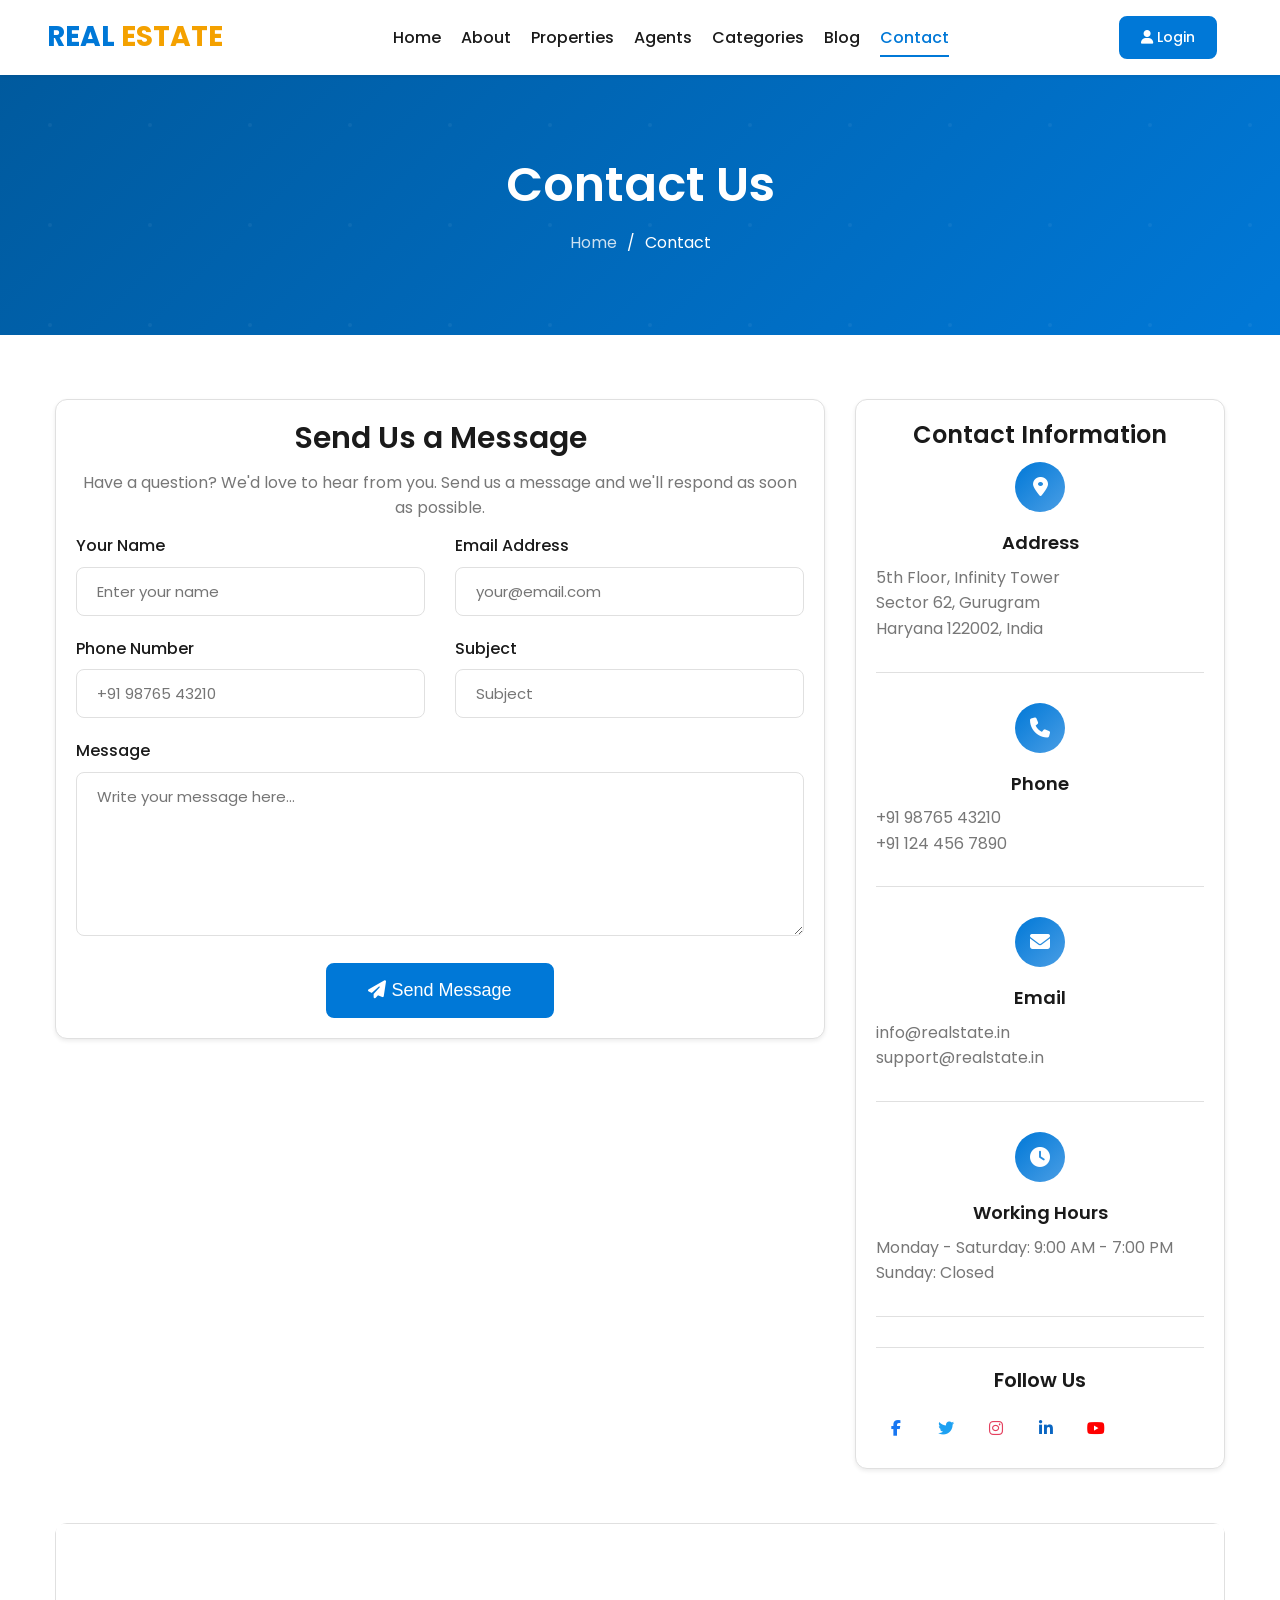
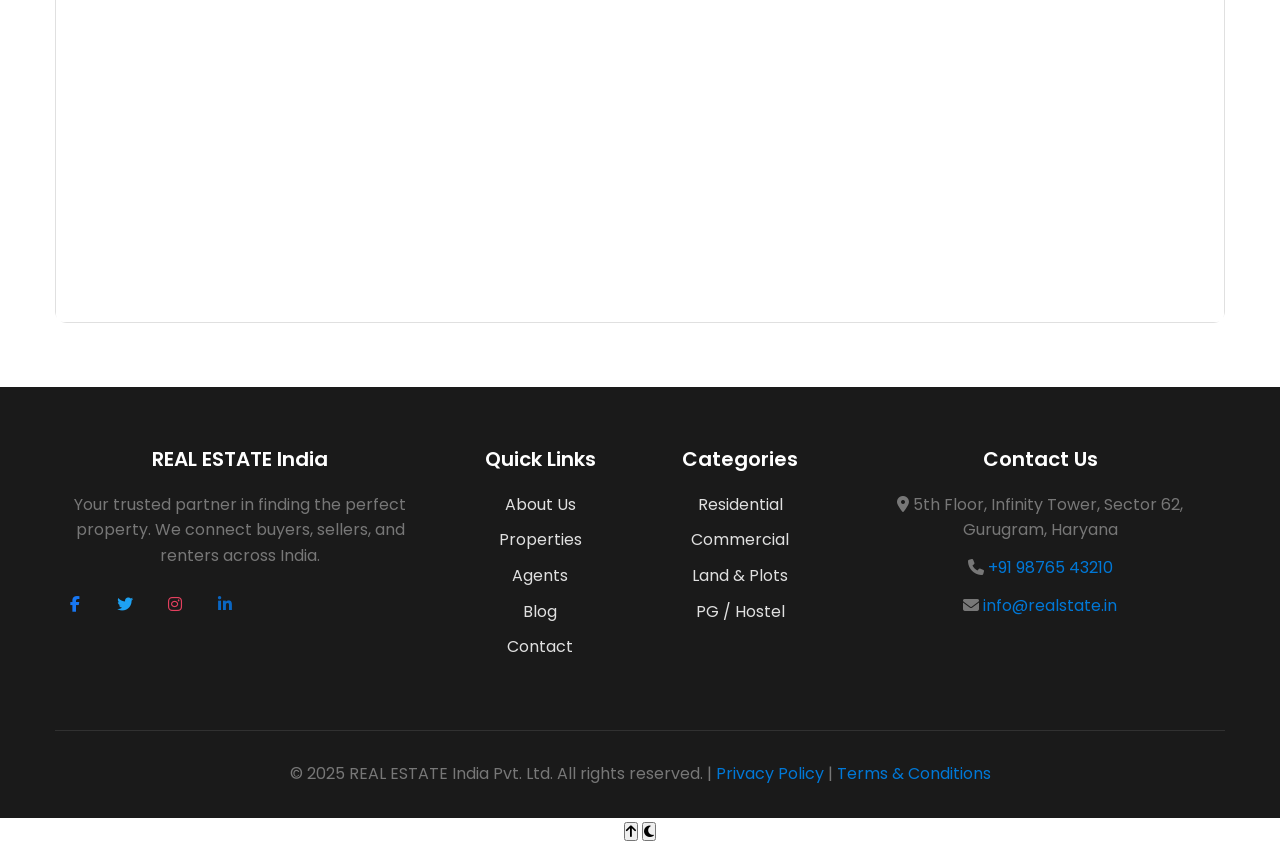
<file: contact.html>
<!DOCTYPE html>
<html lang="en">
<head>
    <meta charset="UTF-8">
    <meta name="viewport" content="width=device-width, initial-scale=1.0">
    <title>Contact Us - REAL ESTATE India</title>
    
    <link rel="preconnect" href="https://fonts.googleapis.com">
    <link href="https://fonts.googleapis.com/css2?family=Poppins:wght@300;400;500;600;700&display=swap" rel="stylesheet">
    <link rel="stylesheet" href="https://cdnjs.cloudflare.com/ajax/libs/font-awesome/6.4.0/css/all.min.css">
    <link rel="icon" type="image/svg+xml" href="assets/img/favicon.svg">
    <link rel="stylesheet" href="assets/css/style.css">
    <link rel="stylesheet" href="assets/css/layout.css">
    <link rel="stylesheet" href="assets/css/responsive.css">
</head>
<body>
    <!-- Header -->
    <header class="header">
        <div class="container">
            <nav class="navbar">
                <a href="index.html" class="logo" aria-label="REAL ESTATE India Home">REAL <span>ESTATE</span></a>
                
                <ul class="nav-menu">
                    <li><a href="index.html">Home</a></li>
                    <li><a href="about.html">About</a></li>
                    <li><a href="properties.html">Properties</a></li>
                    <li><a href="agents.html">Agents</a></li>
                    <li><a href="categories.html">Categories</a></li>
                    <li><a href="blog.html">Blog</a></li>
                    <li><a href="contact.html" class="active">Contact</a></li>
                </ul>
                
                <div class="nav-actions">
                    <a href="add-property.html" class="btn btn-outline-primary btn-sm d-none d-md-inline-block">
                        <i class="fas fa-plus"></i> Add Property
                    </a>
                    <a href="login.html" class="btn btn-primary btn-sm">
                        <i class="fas fa-user"></i> Login
                    </a>
                </div>
                
                <div class="menu-toggle">
                    <span></span>
                    <span></span>
                    <span></span>
                </div>
            </nav>
        </div>
    </header>

    <!-- Page Hero -->
    <div class="page-hero">
        <div class="container">
            <h1>Contact Us</h1>
            <ul class="breadcrumb">
                <li><a href="index.html">Home</a></li>
                <li>/</li>
                <li>Contact</li>
            </ul>
        </div>
    </div>

    <!-- Contact Section -->
    <section class="contact-section">
        <div class="container">
            <div class="row">
                <!-- Contact Form -->
                <div class="col-lg-8">
                    <div class="contact-form-wrapper card">
                        <div class="card-body">
                            <h3>Send Us a Message</h3>
                            <p>Have a question? We'd love to hear from you. Send us a message and we'll respond as soon as possible.</p>
                            
                            <form id="contactForm">
                                <div class="row">
                                    <div class="col-md-6">
                                        <div class="form-group">
                                            <label class="form-label">Your Name</label>
                                            <input type="text" name="name" class="form-control" placeholder="Enter your name" required>
                                        </div>
                                    </div>
                                    <div class="col-md-6">
                                        <div class="form-group">
                                            <label class="form-label">Email Address</label>
                                            <input type="email" name="email" class="form-control" placeholder="your@email.com" required>
                                        </div>
                                    </div>
                                </div>
                                
                                <div class="row">
                                    <div class="col-md-6">
                                        <div class="form-group">
                                            <label class="form-label">Phone Number</label>
                                            <input type="tel" name="phone" class="form-control" placeholder="+91 98765 43210">
                                        </div>
                                    </div>
                                    <div class="col-md-6">
                                        <div class="form-group">
                                            <label class="form-label">Subject</label>
                                            <input type="text" name="subject" class="form-control" placeholder="Subject">
                                        </div>
                                    </div>
                                </div>
                                
                                <div class="form-group">
                                    <label class="form-label">Message</label>
                                    <textarea name="message" class="form-control" rows="6" placeholder="Write your message here..." required></textarea>
                                </div>
                                
                                <button type="submit" class="btn btn-primary btn-lg">
                                    <i class="fas fa-paper-plane"></i> Send Message
                                </button>
                            </form>
                        </div>
                    </div>
                </div>

                <!-- Contact Info -->
                <div class="col-lg-4">
                    <div class="contact-info-box card">
                        <div class="card-body">
                            <h4>Contact Information</h4>
                            
                            <div class="contact-info-item">
                                <div class="contact-icon">
                                    <i class="fas fa-map-marker-alt"></i>
                                </div>
                                <div>
                                    <h5>Address</h5>
                                    <p>5th Floor, Infinity Tower<br>Sector 62, Gurugram<br>Haryana 122002, India</p>
                                </div>
                            </div>
                            
                            <div class="contact-info-item">
                                <div class="contact-icon">
                                    <i class="fas fa-phone"></i>
                                </div>
                                <div>
                                    <h5>Phone</h5>
                                    <p><a href="tel:+919876543210">+91 98765 43210</a><br>
                                    <a href="tel:+911244567890">+91 124 456 7890</a></p>
                                </div>
                            </div>
                            
                            <div class="contact-info-item">
                                <div class="contact-icon">
                                    <i class="fas fa-envelope"></i>
                                </div>
                                <div>
                                    <h5>Email</h5>
                                    <p><a href="mailto:info@realstate.in">info@realstate.in</a><br>
                                    <a href="mailto:support@realstate.in">support@realstate.in</a></p>
                                </div>
                            </div>
                            
                            <div class="contact-info-item">
                                <div class="contact-icon">
                                    <i class="fas fa-clock"></i>
                                </div>
                                <div>
                                    <h5>Working Hours</h5>
                                    <p>Monday - Saturday: 9:00 AM - 7:00 PM<br>Sunday: Closed</p>
                                </div>
                            </div>
                            
                            <div class="social-links-contact">
                                <h5>Follow Us</h5>
                                <div class="social-links">
                                    <a href="#"><i class="fab fa-facebook-f"></i></a>
                                    <a href="#"><i class="fab fa-twitter"></i></a>
                                    <a href="#"><i class="fab fa-instagram"></i></a>
                                    <a href="#"><i class="fab fa-linkedin-in"></i></a>
                                    <a href="#"><i class="fab fa-youtube"></i></a>
                                </div>
                            </div>
                        </div>
                    </div>
                </div>
            </div>
            
            <!-- Map -->
            <div class="contact-map mt-4">
                <div id="contactMap" class="property-map" data-lat="28.4595" data-lng="77.0266"></div>
            </div>
        </div>
    </section>

    <!-- Footer -->
    <footer class="footer">
        <div class="container">
            <div class="footer-top">
                <div class="row">
                    <div class="col-lg-4 col-md-6">
                        <div class="footer-widget">
                            <h4>REAL ESTATE India</h4>
                            <p>Your trusted partner in finding the perfect property. We connect buyers, sellers, and renters across India.</p>
                            <div class="social-links">
                                <a href="#"><i class="fab fa-facebook-f"></i></a>
                                <a href="#"><i class="fab fa-twitter"></i></a>
                                <a href="#"><i class="fab fa-instagram"></i></a>
                                <a href="#"><i class="fab fa-linkedin-in"></i></a>
                            </div>
                        </div>
                    </div>
                    
                    <div class="col-lg-2 col-md-6">
                        <div class="footer-widget">
                            <h4>Quick Links</h4>
                            <ul>
                                <li><a href="about.html">About Us</a></li>
                                <li><a href="properties.html">Properties</a></li>
                                <li><a href="agents.html">Agents</a></li>
                                <li><a href="blog.html">Blog</a></li>
                                <li><a href="contact.html">Contact</a></li>
                            </ul>
                        </div>
                    </div>
                    
                    <div class="col-lg-2 col-md-6">
                        <div class="footer-widget">
                            <h4>Categories</h4>
                            <ul>
                                <li><a href="properties.html?type=residential">Residential</a></li>
                                <li><a href="properties.html?type=commercial">Commercial</a></li>
                                <li><a href="properties.html?type=land">Land & Plots</a></li>
                                <li><a href="properties.html?type=pg">PG / Hostel</a></li>
                            </ul>
                        </div>
                    </div>
                    
                    <div class="col-lg-4 col-md-6">
                        <div class="footer-widget">
                            <h4>Contact Us</h4>
                            <p><i class="fas fa-map-marker-alt"></i> 5th Floor, Infinity Tower, Sector 62, Gurugram, Haryana</p>
                            <p><i class="fas fa-phone"></i> <a href="tel:+919876543210">+91 98765 43210</a></p>
                            <p><i class="fas fa-envelope"></i> <a href="mailto:info@realstate.in">info@realstate.in</a></p>
                        </div>
                    </div>
                </div>
            </div>
            
            <div class="footer-bottom">
                <p>&copy; <span id="current-year">2025</span> REAL ESTATE India Pvt. Ltd. All rights reserved. | <a href="privacy-policy.html">Privacy Policy</a> | <a href="terms.html">Terms & Conditions</a></p>
            </div>
        </div>
    </footer>

    <button class="back-to-top"><i class="fas fa-arrow-up"></i></button>
    <button class="theme-toggle"><i class="fas fa-moon"></i></button>

    <style>
        .contact-form-wrapper,
        .contact-info-box {
            margin-bottom: 30px;
        }
        
        .contact-info-item {
            display: flex;
            gap: 20px;
            margin-bottom: 30px;
            padding-bottom: 30px;
            border-bottom: 1px solid var(--gray-light);
        }
        
        .contact-info-item:last-of-type {
            border-bottom: none;
        }
        
        .contact-icon {
            width: 50px;
            height: 50px;
            background: linear-gradient(135deg, var(--primary-color), var(--primary-light));
            border-radius: 50%;
            display: flex;
            align-items: center;
            justify-content: center;
            color: var(--white);
            font-size: 1.25rem;
            flex-shrink: 0;
        }
        
        .contact-info-item h5 {
            margin-bottom: 10px;
            font-size: 1.125rem;
        }
        
        .contact-info-item p {
            margin: 0;
            color: var(--gray);
        }
        
        .contact-info-item a {
            color: var(--gray);
        }
        
        .contact-info-item a:hover {
            color: var(--primary-color);
        }
        
        .social-links-contact {
            padding-top: 20px;
            border-top: 1px solid var(--gray-light);
        }
        
        .social-links-contact h5 {
            margin-bottom: 15px;
        }
        
        .contact-map {
            height: 400px;
            border-radius: var(--border-radius-lg);
            overflow: hidden;
        }
        
        .property-map {
            width: 100%;
            height: 100%;
        }
    </style>

    <script src="assets/js/main.js"></script>
    <script src="assets/js/ajax.js"></script>
    <script src="assets/js/plugins.js"></script>
</body>
</html>
</file>
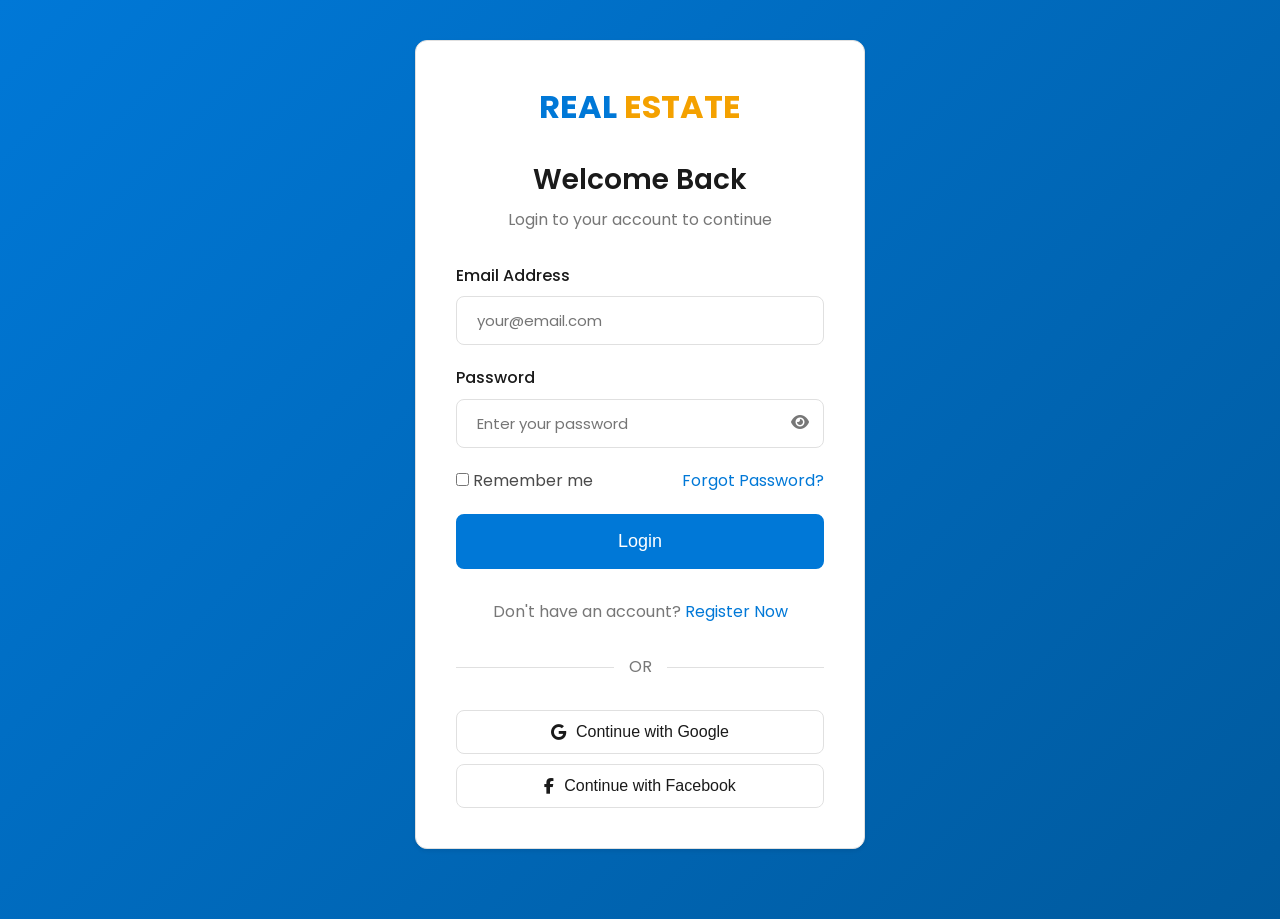
<file: login.html>
<!DOCTYPE html>
<html lang="en">
<head>
    <meta charset="UTF-8">
    <meta name="viewport" content="width=device-width, initial-scale=1.0">
    <title>Login - REAL ESTATE India</title>
    
    <link rel="preconnect" href="https://fonts.googleapis.com">
    <link href="https://fonts.googleapis.com/css2?family=Poppins:wght@300;400;500;600;700&display=swap" rel="stylesheet">
    <link rel="stylesheet" href="https://cdnjs.cloudflare.com/ajax/libs/font-awesome/6.4.0/css/all.min.css">
    <link rel="icon" type="image/svg+xml" href="assets/img/favicon.svg">
    <link rel="stylesheet" href="assets/css/style.css">
    <link rel="stylesheet" href="assets/css/layout.css">
    <link rel="stylesheet" href="assets/css/responsive.css">
</head>
<body>
    <div class="auth-page">
        <div class="auth-container">
            <div class="auth-card card">
                <div class="auth-logo">
                    <a href="index.html" class="logo" aria-label="REAL ESTATE India Home">REAL <span>ESTATE</span></a>
                </div>
                
                <div class="auth-header">
                    <h2>Welcome Back</h2>
                    <p>Login to your account to continue</p>
                </div>
                
                <form id="loginForm" class="auth-form">
                    <div class="form-group">
                        <label class="form-label">Email Address</label>
                        <input type="email" name="email" class="form-control" placeholder="your@email.com" required>
                    </div>
                    
                    <div class="form-group">
                        <label class="form-label">Password</label>
                        <div class="password-input">
                            <input type="password" name="password" class="form-control" placeholder="Enter your password" required>
                            <span class="password-toggle">
                                <i class="fas fa-eye"></i>
                            </span>
                        </div>
                    </div>
                    
                    <div class="form-group d-flex justify-content-between align-items-center">
                        <div>
                            <input type="checkbox" id="remember" name="remember">
                            <label for="remember">Remember me</label>
                        </div>
                        <a href="#" class="text-primary">Forgot Password?</a>
                    </div>
                    
                    <button type="submit" class="btn btn-primary w-100 btn-lg">Login</button>
                </form>
                
                <div class="auth-footer">
                    <p>Don't have an account? <a href="register.html" class="text-primary">Register Now</a></p>
                </div>
                
                <div class="auth-divider">
                    <span>OR</span>
                </div>
                
                <div class="social-login">
                    <button class="btn btn-social google">
                        <i class="fab fa-google"></i> Continue with Google
                    </button>
                    <button class="btn btn-social facebook">
                        <i class="fab fa-facebook-f"></i> Continue with Facebook
                    </button>
                </div>
            </div>
        </div>
    </div>

    <style>
        .auth-page {
            min-height: 100vh;
            display: flex;
            align-items: center;
            justify-content: center;
            background: linear-gradient(135deg, var(--primary-color), var(--primary-dark));
            padding: 40px 20px;
        }
        
        .auth-container {
            max-width: 450px;
            width: 100%;
        }
        
        .auth-card {
            padding: 40px;
        }
        
        .auth-logo {
            text-align: center;
            margin-bottom: 30px;
        }
        
        .auth-logo .logo {
            font-size: 2rem;
        }
        
        .auth-header {
            text-align: center;
            margin-bottom: 30px;
        }
        
        .auth-header h2 {
            margin-bottom: 10px;
            font-size: 1.75rem;
        }
        
        .auth-header p {
            color: var(--gray);
        }
        
        .auth-form .form-group {
            margin-bottom: 20px;
        }
        
        .password-input {
            position: relative;
        }
        
        .password-toggle {
            position: absolute;
            right: 15px;
            top: 50%;
            transform: translateY(-50%);
            cursor: pointer;
            color: var(--gray);
        }
        
        .auth-footer {
            text-align: center;
            margin-top: 30px;
        }

        .auth-footer p {
            text-align: center;
        }
        
        .auth-divider {
            text-align: center;
            margin: 30px 0;
            position: relative;
        }
        
        .auth-divider::before {
            content: '';
            position: absolute;
            top: 50%;
            left: 0;
            right: 0;
            height: 1px;
            background: var(--gray-light);
        }
        
        .auth-divider span {
            background: var(--white);
            padding: 0 15px;
            position: relative;
            color: var(--gray);
        }
        
        .social-login {
            display: flex;
            flex-direction: column;
            gap: 10px;
        }
        
        .btn-social {
            display: flex;
            align-items: center;
            justify-content: center;
            gap: 10px;
            padding: 12px;
            border: 1px solid var(--gray-light);
            background: var(--white);
            color: var(--dark);
            transition: var(--transition);
        }
        
        .btn-social:hover {
            background: var(--off-white);
        }
        
        .btn-social.google:hover {
            border-color: #DB4437;
            color: #DB4437;
        }
        
        .btn-social.facebook:hover {
            border-color: #1877F2;
            color: #1877F2;
        }
    </style>

    <script src="assets/js/main.js"></script>
    <script src="assets/js/ajax.js"></script>
</body>
</html>
</file>
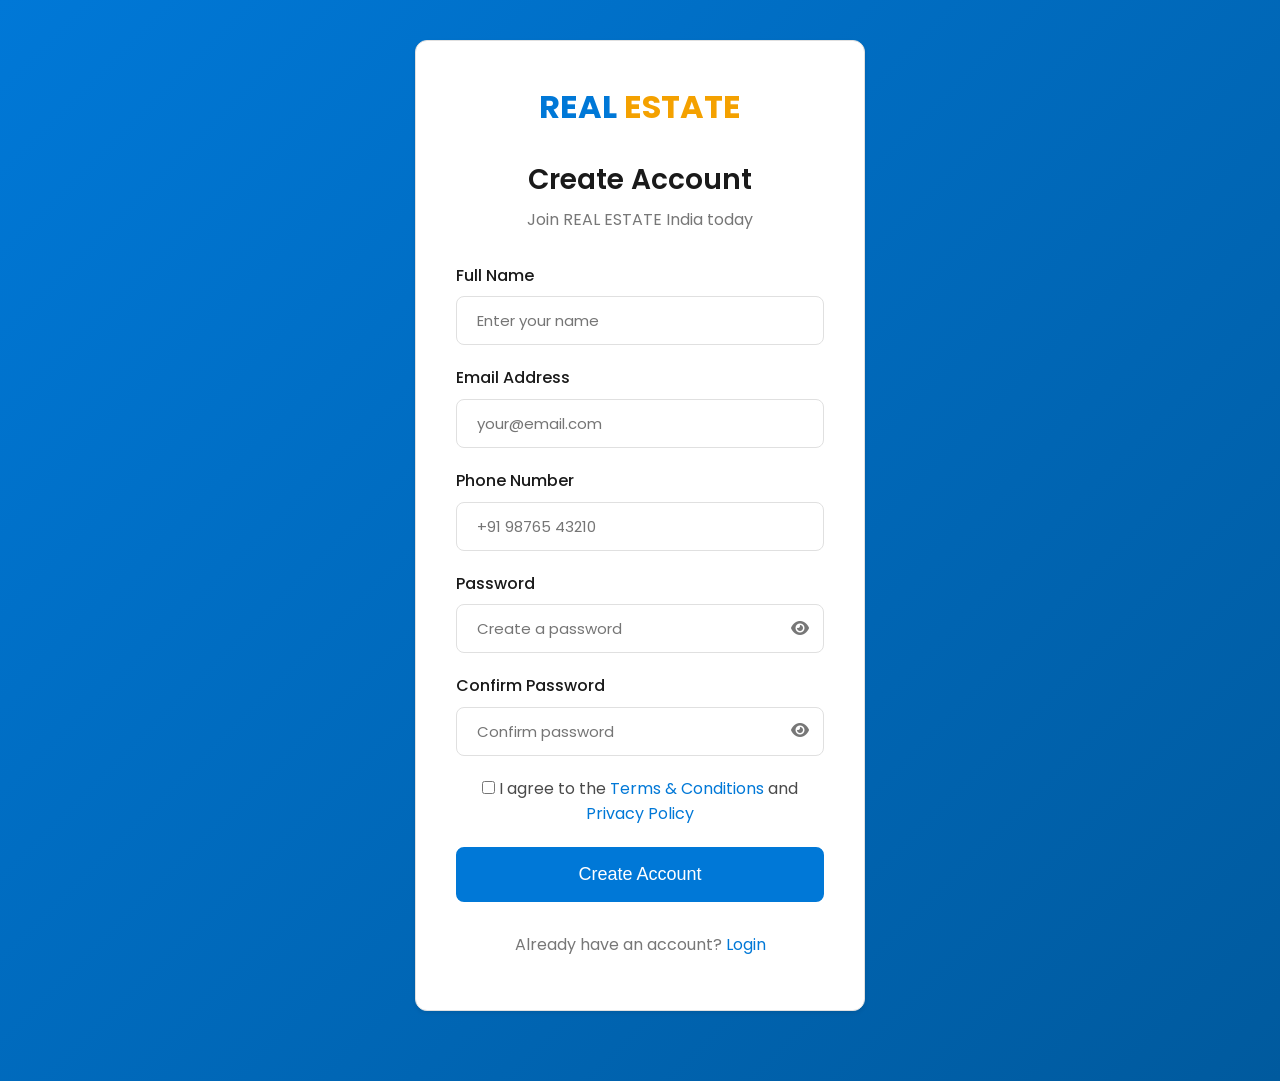
<file: register.html>
<!DOCTYPE html>
<html lang="en">
<head>
    <meta charset="UTF-8">
    <meta name="viewport" content="width=device-width, initial-scale=1.0">
    <title>Register - REAL ESTATE India</title>
    
    <link rel="preconnect" href="https://fonts.googleapis.com">
    <link href="https://fonts.googleapis.com/css2?family=Poppins:wght@300;400;500;600;700&display=swap" rel="stylesheet">
    <link rel="stylesheet" href="https://cdnjs.cloudflare.com/ajax/libs/font-awesome/6.4.0/css/all.min.css">
    <link rel="icon" type="image/svg+xml" href="assets/img/favicon.svg">
    <link rel="stylesheet" href="assets/css/style.css">
    <link rel="stylesheet" href="assets/css/layout.css">
    <link rel="stylesheet" href="assets/css/responsive.css">
</head>
<body>
    <div class="auth-page">
        <div class="auth-container">
            <div class="auth-card card">
                <div class="auth-logo">
                    <a href="index.html" class="logo" aria-label="REAL ESTATE India Home">REAL <span>ESTATE</span></a>
                </div>
                
                <div class="auth-header">
                    <h2>Create Account</h2>
                    <p>Join REAL ESTATE India today</p>
                </div>
                
                <form id="registerForm" class="auth-form">
                    <div class="form-group">
                        <label class="form-label">Full Name</label>
                        <input type="text" name="name" class="form-control" placeholder="Enter your name" required>
                    </div>
                    
                    <div class="form-group">
                        <label class="form-label">Email Address</label>
                        <input type="email" name="email" class="form-control" placeholder="your@email.com" required>
                    </div>
                    
                    <div class="form-group">
                        <label class="form-label">Phone Number</label>
                        <input type="tel" name="phone" class="form-control" placeholder="+91 98765 43210" required>
                    </div>
                    
                    <div class="form-group">
                        <label class="form-label">Password</label>
                        <div class="password-input">
                            <input type="password" name="password" class="form-control" placeholder="Create a password" required>
                            <span class="password-toggle">
                                <i class="fas fa-eye"></i>
                            </span>
                        </div>
                    </div>
                    
                    <div class="form-group">
                        <label class="form-label">Confirm Password</label>
                        <div class="password-input">
                            <input type="password" name="confirm_password" class="form-control" placeholder="Confirm password" required>
                            <span class="password-toggle">
                                <i class="fas fa-eye"></i>
                            </span>
                        </div>
                    </div>
                    
                    <div class="form-group">
                        <input type="checkbox" id="terms" name="terms" required>
                        <label for="terms">I agree to the <a href="terms.html" class="text-primary">Terms & Conditions</a> and <a href="privacy-policy.html" class="text-primary">Privacy Policy</a></label>
                    </div>
                    
                    <button type="submit" class="btn btn-primary w-100 btn-lg">Create Account</button>
                </form>
                
                <div class="auth-footer">
                    <p>Already have an account? <a href="login.html" class="text-primary">Login</a></p>
                </div>
            </div>
        </div>
    </div>

    <style>
        .auth-page {
            min-height: 100vh;
            display: flex;
            align-items: center;
            justify-content: center;
            background: linear-gradient(135deg, var(--primary-color), var(--primary-dark));
            padding: 40px 20px;
        }
        
        .auth-container {
            max-width: 450px;
            width: 100%;
        }
        
        .auth-card {
            padding: 40px;
        }
        
        .auth-logo {
            text-align: center;
            margin-bottom: 30px;
        }
        
        .auth-logo .logo {
            font-size: 2rem;
        }
        
        .auth-header {
            text-align: center;
            margin-bottom: 30px;
        }
        
        .auth-header h2 {
            margin-bottom: 10px;
            font-size: 1.75rem;
        }
        
        .auth-header p {
            color: var(--gray);
            text-align: center;
        }
        
        .auth-form .form-group {
            margin-bottom: 20px;
        }
        
        .password-input {
            position: relative;
        }
        
        .password-toggle {
            position: absolute;
            right: 15px;
            top: 50%;
            transform: translateY(-50%);
            cursor: pointer;
            color: var(--gray);
        }
        
        .auth-footer {
            text-align: center;
            margin-top: 30px;
        }

        .auth-footer p {
            text-align: center;
        }
    </style>

    <script src="assets/js/main.js"></script>
    <script src="assets/js/ajax.js"></script>
</body>
</html>
</file>
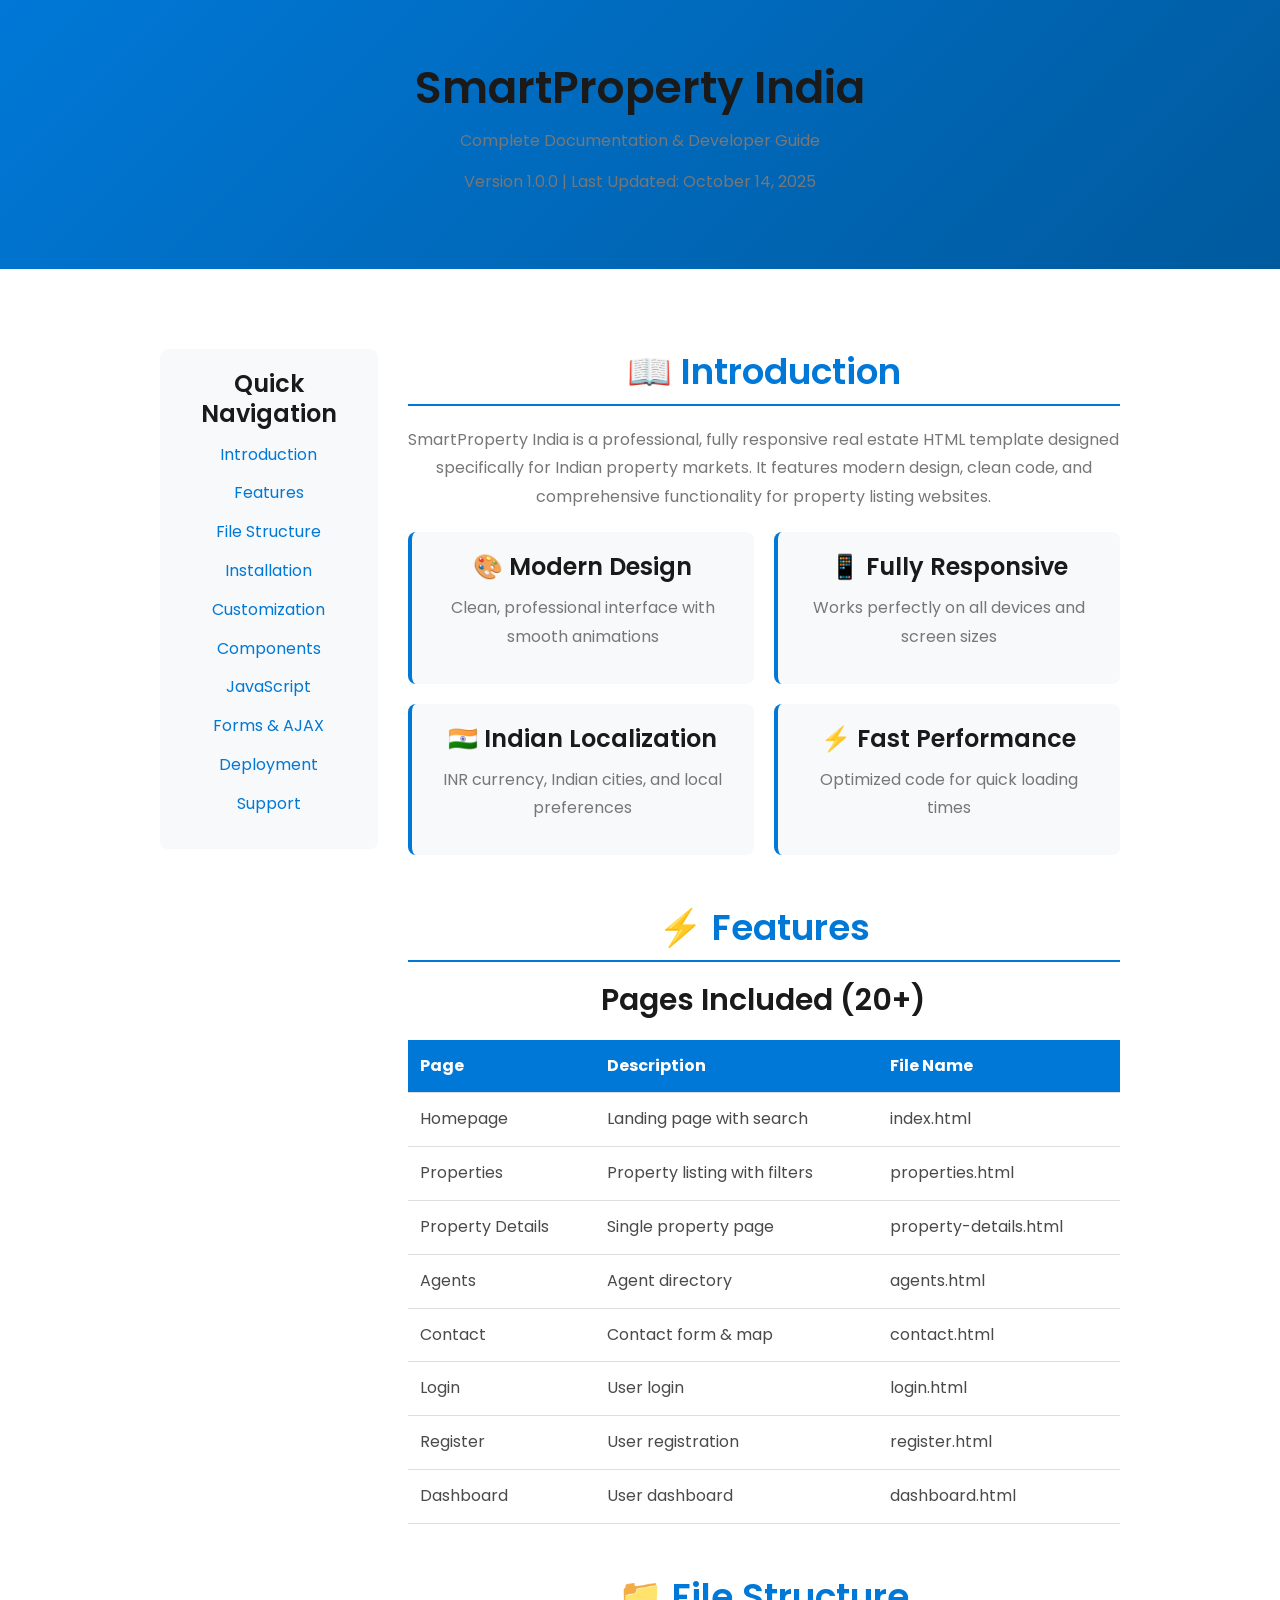
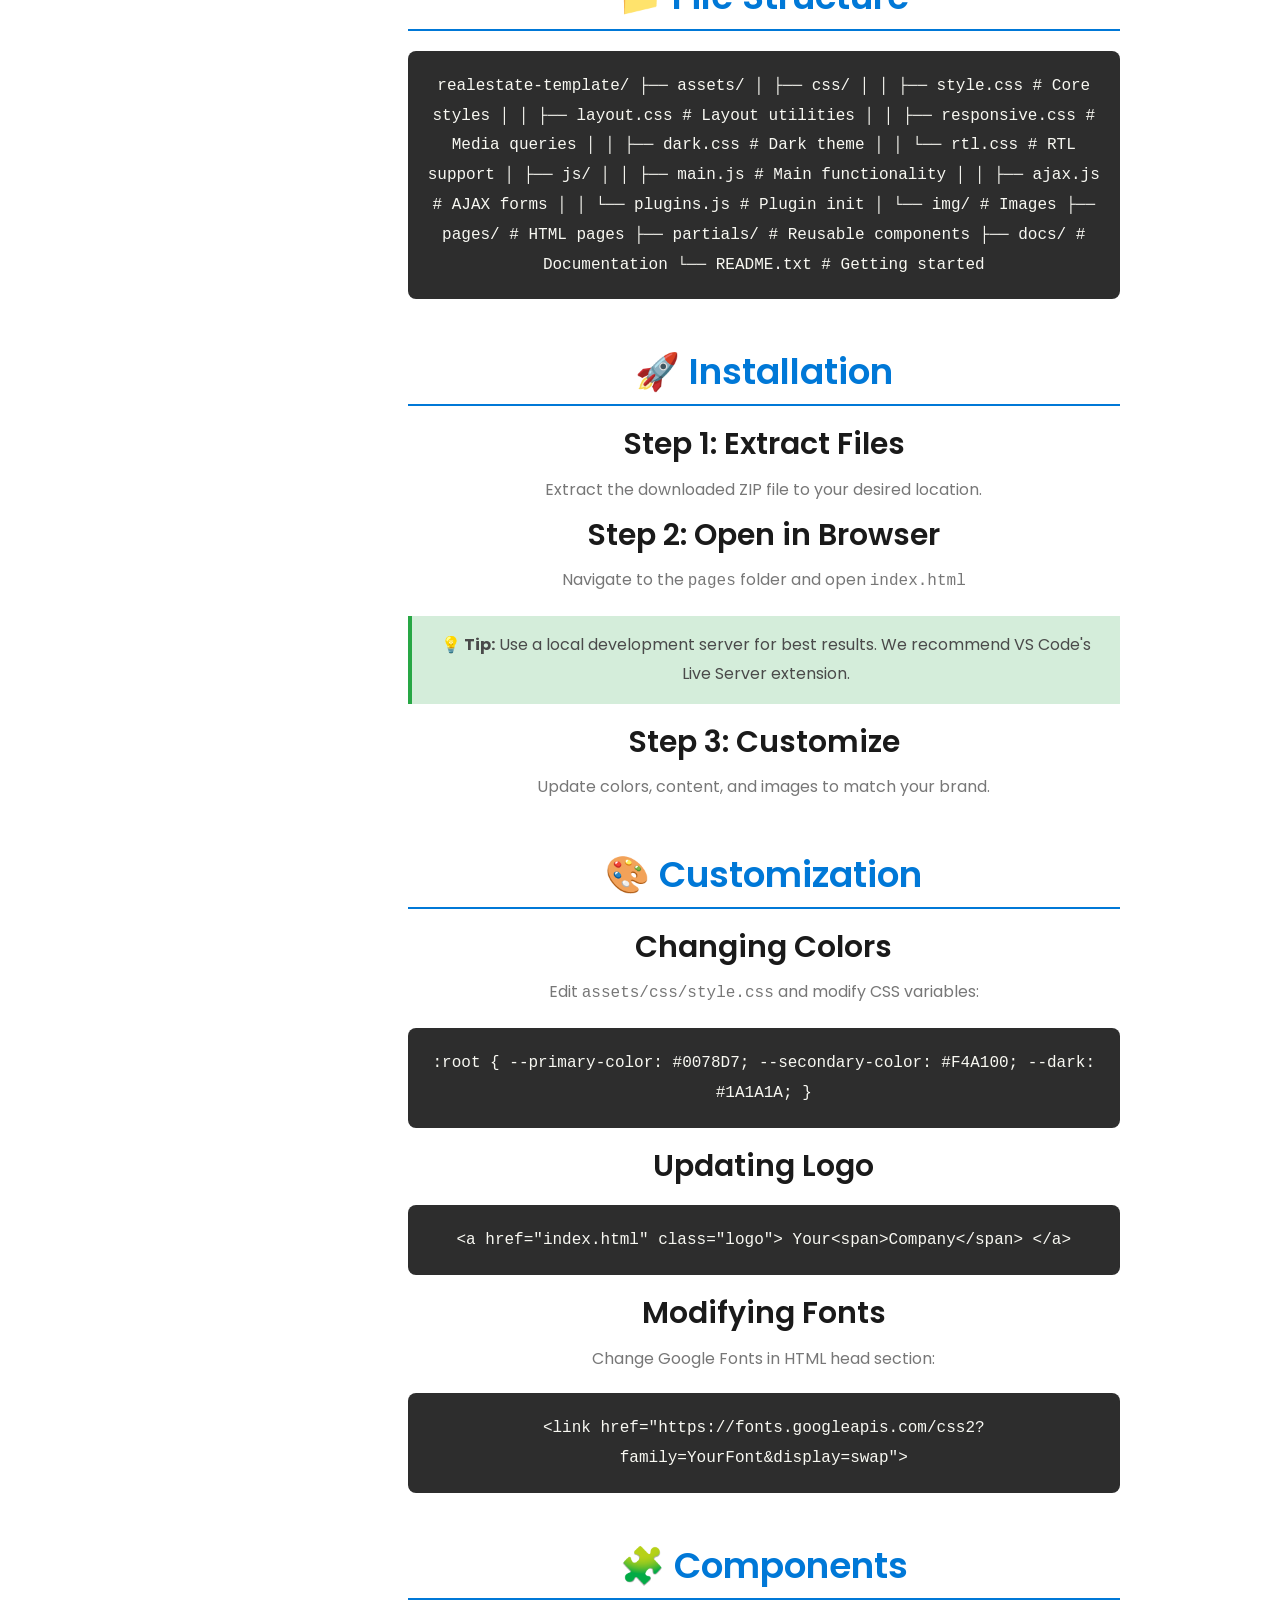
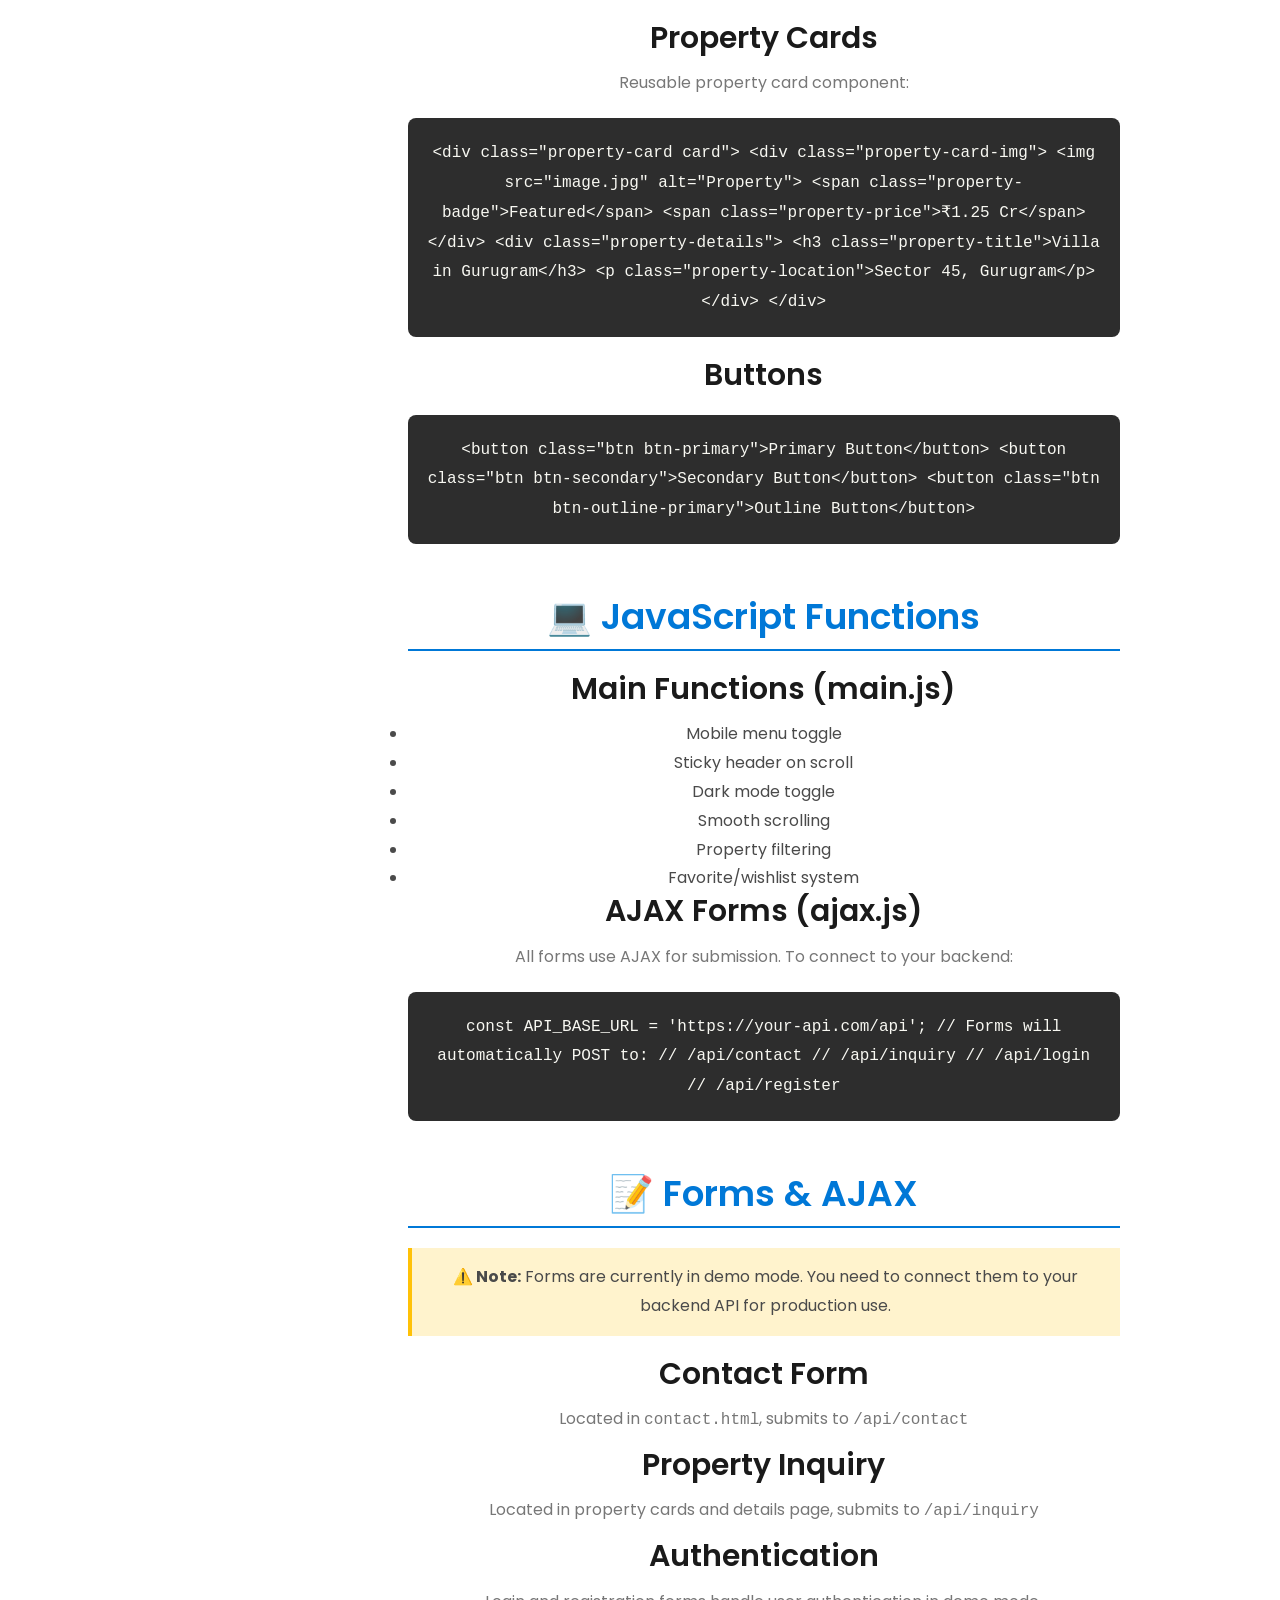
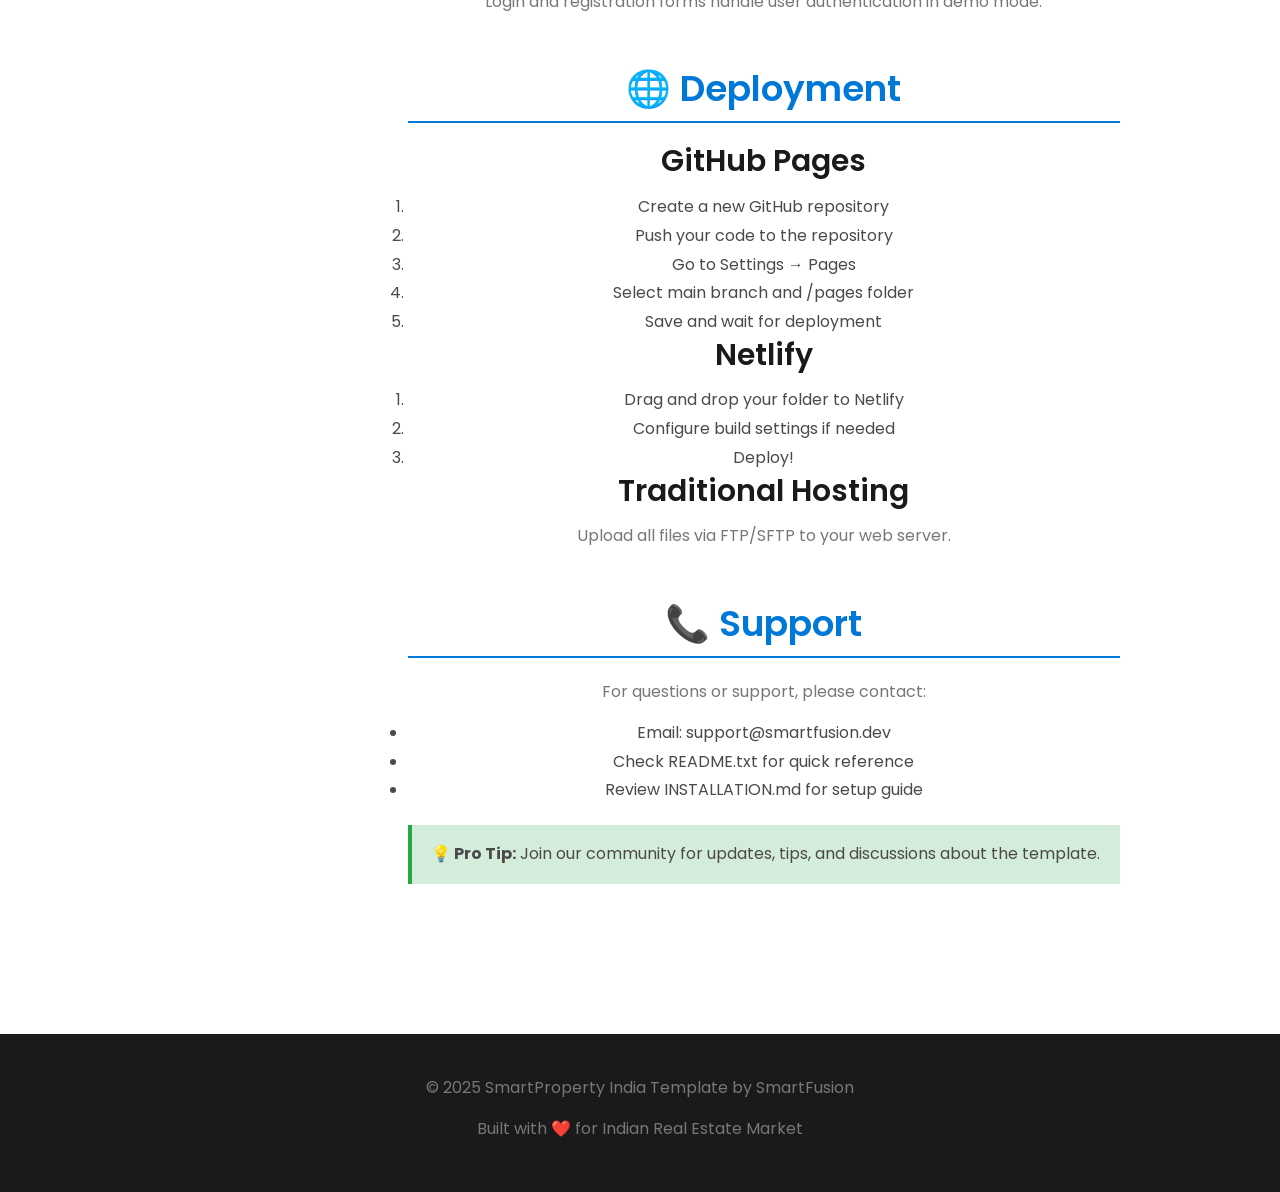
<file: docs/documentation.html>
<!DOCTYPE html>
<html lang="en">
<head>
    <meta charset="UTF-8">
    <meta name="viewport" content="width=device-width, initial-scale=1.0">
    <title>Documentation - SmartProperty India Template</title>
    
    <link href="https://fonts.googleapis.com/css2?family=Poppins:wght@300;400;500;600;700&display=swap" rel="stylesheet">
    <link rel="stylesheet" href="../assets/css/style.css">
    <link rel="stylesheet" href="../assets/css/layout.css">
    
    <style>
        body { font-family: 'Poppins', sans-serif; line-height: 1.8; }
        .doc-container { max-width: 1000px; margin: 0 auto; padding: 40px 20px; }
        .doc-header { background: linear-gradient(135deg, #0078D7, #005A9E); color: white; padding: 60px 20px; text-align: center; margin-bottom: 40px; }
        .doc-nav { background: #f8f9fa; padding: 20px; border-radius: 8px; margin-bottom: 30px; position: sticky; top: 20px; }
        .doc-nav ul { list-style: none; padding: 0; }
        .doc-nav li { margin-bottom: 10px; }
        .doc-nav a { color: #0078D7; text-decoration: none; }
        .doc-section { margin-bottom: 50px; }
        .doc-section h2 { color: #0078D7; border-bottom: 2px solid #0078D7; padding-bottom: 10px; margin-bottom: 20px; }
        .code-block { background: #2d2d2d; color: #f8f8f2; padding: 20px; border-radius: 8px; overflow-x: auto; margin: 20px 0; }
        .code-block code { font-family: 'Courier New', monospace; }
        .feature-grid { display: grid; grid-template-columns: repeat(auto-fit, minmax(250px, 1fr)); gap: 20px; margin: 20px 0; }
        .feature-box { padding: 20px; background: #f8f9fa; border-radius: 8px; border-left: 4px solid #0078D7; }
        table { width: 100%; border-collapse: collapse; margin: 20px 0; }
        table th, table td { padding: 12px; text-align: left; border-bottom: 1px solid #ddd; }
        table th { background: #0078D7; color: white; }
        .note { background: #fff3cd; border-left: 4px solid #ffc107; padding: 15px; margin: 20px 0; }
        .tip { background: #d4edda; border-left: 4px solid #28a745; padding: 15px; margin: 20px 0; }
    </style>
</head>
<body>
    <div class="doc-header">
        <h1>SmartProperty India</h1>
        <p>Complete Documentation & Developer Guide</p>
        <p>Version 1.0.0 | Last Updated: October 14, 2025</p>
    </div>

    <div class="doc-container">
        <div class="row">
            <div class="col-lg-3">
                <div class="doc-nav">
                    <h4>Quick Navigation</h4>
                    <ul>
                        <li><a href="#introduction">Introduction</a></li>
                        <li><a href="#features">Features</a></li>
                        <li><a href="#structure">File Structure</a></li>
                        <li><a href="#installation">Installation</a></li>
                        <li><a href="#customization">Customization</a></li>
                        <li><a href="#components">Components</a></li>
                        <li><a href="#javascript">JavaScript</a></li>
                        <li><a href="#forms">Forms & AJAX</a></li>
                        <li><a href="#deployment">Deployment</a></li>
                        <li><a href="#support">Support</a></li>
                    </ul>
                </div>
            </div>

            <div class="col-lg-9">
                <!-- Introduction -->
                <div id="introduction" class="doc-section">
                    <h2>📖 Introduction</h2>
                    <p>SmartProperty India is a professional, fully responsive real estate HTML template designed specifically for Indian property markets. It features modern design, clean code, and comprehensive functionality for property listing websites.</p>
                    
                    <div class="feature-grid">
                        <div class="feature-box">
                            <h4>🎨 Modern Design</h4>
                            <p>Clean, professional interface with smooth animations</p>
                        </div>
                        <div class="feature-box">
                            <h4>📱 Fully Responsive</h4>
                            <p>Works perfectly on all devices and screen sizes</p>
                        </div>
                        <div class="feature-box">
                            <h4>🇮🇳 Indian Localization</h4>
                            <p>INR currency, Indian cities, and local preferences</p>
                        </div>
                        <div class="feature-box">
                            <h4>⚡ Fast Performance</h4>
                            <p>Optimized code for quick loading times</p>
                        </div>
                    </div>
                </div>

                <!-- Features -->
                <div id="features" class="doc-section">
                    <h2>⚡ Features</h2>
                    
                    <h3>Pages Included (20+)</h3>
                    <table>
                        <thead>
                            <tr>
                                <th>Page</th>
                                <th>Description</th>
                                <th>File Name</th>
                            </tr>
                        </thead>
                        <tbody>
                            <tr><td>Homepage</td><td>Landing page with search</td><td>index.html</td></tr>
                            <tr><td>Properties</td><td>Property listing with filters</td><td>properties.html</td></tr>
                            <tr><td>Property Details</td><td>Single property page</td><td>property-details.html</td></tr>
                            <tr><td>Agents</td><td>Agent directory</td><td>agents.html</td></tr>
                            <tr><td>Contact</td><td>Contact form & map</td><td>contact.html</td></tr>
                            <tr><td>Login</td><td>User login</td><td>login.html</td></tr>
                            <tr><td>Register</td><td>User registration</td><td>register.html</td></tr>
                            <tr><td>Dashboard</td><td>User dashboard</td><td>dashboard.html</td></tr>
                        </tbody>
                    </table>
                </div>

                <!-- File Structure -->
                <div id="structure" class="doc-section">
                    <h2>📁 File Structure</h2>
                    <div class="code-block">
                        <code>
realestate-template/
├── assets/
│   ├── css/
│   │   ├── style.css          # Core styles
│   │   ├── layout.css         # Layout utilities
│   │   ├── responsive.css     # Media queries
│   │   ├── dark.css           # Dark theme
│   │   └── rtl.css            # RTL support
│   ├── js/
│   │   ├── main.js            # Main functionality
│   │   ├── ajax.js            # AJAX forms
│   │   └── plugins.js         # Plugin init
│   └── img/                   # Images
├── pages/                     # HTML pages
├── partials/                  # Reusable components
├── docs/                      # Documentation
└── README.txt                 # Getting started
                        </code>
                    </div>
                </div>

                <!-- Installation -->
                <div id="installation" class="doc-section">
                    <h2>🚀 Installation</h2>
                    
                    <h3>Step 1: Extract Files</h3>
                    <p>Extract the downloaded ZIP file to your desired location.</p>
                    
                    <h3>Step 2: Open in Browser</h3>
                    <p>Navigate to the <code>pages</code> folder and open <code>index.html</code></p>
                    
                    <div class="tip">
                        <strong>💡 Tip:</strong> Use a local development server for best results. We recommend VS Code's Live Server extension.
                    </div>
                    
                    <h3>Step 3: Customize</h3>
                    <p>Update colors, content, and images to match your brand.</p>
                </div>

                <!-- Customization -->
                <div id="customization" class="doc-section">
                    <h2>🎨 Customization</h2>
                    
                    <h3>Changing Colors</h3>
                    <p>Edit <code>assets/css/style.css</code> and modify CSS variables:</p>
                    <div class="code-block">
                        <code>
:root {
    --primary-color: #0078D7;
    --secondary-color: #F4A100;
    --dark: #1A1A1A;
}
                        </code>
                    </div>
                    
                    <h3>Updating Logo</h3>
                    <div class="code-block">
                        <code>
&lt;a href="index.html" class="logo"&gt;
    Your&lt;span&gt;Company&lt;/span&gt;
&lt;/a&gt;
                        </code>
                    </div>
                    
                    <h3>Modifying Fonts</h3>
                    <p>Change Google Fonts in HTML head section:</p>
                    <div class="code-block">
                        <code>
&lt;link href="https://fonts.googleapis.com/css2?family=YourFont&display=swap"&gt;
                        </code>
                    </div>
                </div>

                <!-- Components -->
                <div id="components" class="doc-section">
                    <h2>🧩 Components</h2>
                    
                    <h3>Property Cards</h3>
                    <p>Reusable property card component:</p>
                    <div class="code-block">
                        <code>
&lt;div class="property-card card"&gt;
    &lt;div class="property-card-img"&gt;
        &lt;img src="image.jpg" alt="Property"&gt;
        &lt;span class="property-badge"&gt;Featured&lt;/span&gt;
        &lt;span class="property-price"&gt;₹1.25 Cr&lt;/span&gt;
    &lt;/div&gt;
    &lt;div class="property-details"&gt;
        &lt;h3 class="property-title"&gt;Villa in Gurugram&lt;/h3&gt;
        &lt;p class="property-location"&gt;Sector 45, Gurugram&lt;/p&gt;
    &lt;/div&gt;
&lt;/div&gt;
                        </code>
                    </div>
                    
                    <h3>Buttons</h3>
                    <div class="code-block">
                        <code>
&lt;button class="btn btn-primary"&gt;Primary Button&lt;/button&gt;
&lt;button class="btn btn-secondary"&gt;Secondary Button&lt;/button&gt;
&lt;button class="btn btn-outline-primary"&gt;Outline Button&lt;/button&gt;
                        </code>
                    </div>
                </div>

                <!-- JavaScript -->
                <div id="javascript" class="doc-section">
                    <h2>💻 JavaScript Functions</h2>
                    
                    <h3>Main Functions (main.js)</h3>
                    <ul>
                        <li>Mobile menu toggle</li>
                        <li>Sticky header on scroll</li>
                        <li>Dark mode toggle</li>
                        <li>Smooth scrolling</li>
                        <li>Property filtering</li>
                        <li>Favorite/wishlist system</li>
                    </ul>
                    
                    <h3>AJAX Forms (ajax.js)</h3>
                    <p>All forms use AJAX for submission. To connect to your backend:</p>
                    <div class="code-block">
                        <code>
const API_BASE_URL = 'https://your-api.com/api';

// Forms will automatically POST to:
// /api/contact
// /api/inquiry
// /api/login
// /api/register
                        </code>
                    </div>
                </div>

                <!-- Forms -->
                <div id="forms" class="doc-section">
                    <h2>📝 Forms & AJAX</h2>
                    
                    <div class="note">
                        <strong>⚠️ Note:</strong> Forms are currently in demo mode. You need to connect them to your backend API for production use.
                    </div>
                    
                    <h3>Contact Form</h3>
                    <p>Located in <code>contact.html</code>, submits to <code>/api/contact</code></p>
                    
                    <h3>Property Inquiry</h3>
                    <p>Located in property cards and details page, submits to <code>/api/inquiry</code></p>
                    
                    <h3>Authentication</h3>
                    <p>Login and registration forms handle user authentication in demo mode.</p>
                </div>

                <!-- Deployment -->
                <div id="deployment" class="doc-section">
                    <h2>🌐 Deployment</h2>
                    
                    <h3>GitHub Pages</h3>
                    <ol>
                        <li>Create a new GitHub repository</li>
                        <li>Push your code to the repository</li>
                        <li>Go to Settings → Pages</li>
                        <li>Select main branch and /pages folder</li>
                        <li>Save and wait for deployment</li>
                    </ol>
                    
                    <h3>Netlify</h3>
                    <ol>
                        <li>Drag and drop your folder to Netlify</li>
                        <li>Configure build settings if needed</li>
                        <li>Deploy!</li>
                    </ol>
                    
                    <h3>Traditional Hosting</h3>
                    <p>Upload all files via FTP/SFTP to your web server.</p>
                </div>

                <!-- Support -->
                <div id="support" class="doc-section">
                    <h2>📞 Support</h2>
                    <p>For questions or support, please contact:</p>
                    <ul>
                        <li>Email: support@smartfusion.dev</li>
                        <li>Check README.txt for quick reference</li>
                        <li>Review INSTALLATION.md for setup guide</li>
                    </ul>
                    
                    <div class="tip">
                        <strong>💡 Pro Tip:</strong> Join our community for updates, tips, and discussions about the template.
                    </div>
                </div>
            </div>
        </div>
    </div>

    <footer style="background: #1A1A1A; color: white; padding: 40px 0; text-align: center; margin-top: 60px;">
        <p>&copy; 2025 SmartProperty India Template by SmartFusion</p>
        <p>Built with ❤️ for Indian Real Estate Market</p>
    </footer>
</body>
</html>
</file>
<file: assets/css/style.css>
/* ================================================
   Real Estate Template - Core Styles
   Version: 1.0
   Author: SmartFusion
   ================================================ */

/* ================ CSS Variables ================ */
:root {
    /* Primary Colors */
    --primary-color: #0078D7;
    --primary-dark: #005A9E;
    --primary-light: #4A9EE5;
    
    /* Secondary Colors */
    --secondary-color: #F4A100;
    --secondary-dark: #D68C00;
    --secondary-light: #FFB84D;
    
    /* Neutral Colors */
    --dark: #1A1A1A;
    --gray-dark: #4A4A4A;
    --gray: #777777;
    --gray-light: #E0E0E0;
    --white: #FFFFFF;
    --off-white: #F8F9FA;
    
    /* Status Colors */
    --success: #28A745;
    --danger: #DC3545;
    --warning: #FFC107;
    --info: #17A2B8;
    
    /* Typography */
    --font-primary: 'Poppins', sans-serif;
    --font-secondary: 'Inter', sans-serif;
    
    /* Spacing */
    --section-padding: 64px;
    --section-padding-mobile: 32px;
    --card-padding: 20px;
    
    /* Border Radius */
    --border-radius: 8px;
    --border-radius-lg: 12px;
    
    /* Shadows */
    --shadow-sm: 0 2px 4px rgba(0,0,0,0.08);
    --shadow: 0 4px 12px rgba(0,0,0,0.1);
    --shadow-lg: 0 8px 24px rgba(0,0,0,0.15);
    
    /* Transitions */
    --transition: all 0.3s ease;
}

/* ================ CSS Reset ================ */
* {
    margin: 0;
    padding: 0;
    box-sizing: border-box;
}

html {
    scroll-behavior: smooth;
}

body {
    font-family: var(--font-primary);
    font-size: 16px;
    line-height: 1.6;
    color: var(--gray-dark);
    background-color: var(--white);
    overflow-x: hidden;
    text-align: center;
}

/* ================ Accessibility ================ */
.skip-link {
    position: absolute;
    top: -40px;
    left: 0;
    background: var(--primary-color);
    color: var(--white);
    padding: 8px 16px;
    text-decoration: none;
    z-index: 10000;
}

.skip-link:focus {
    top: 0;
    background: var(--primary-dark);
}

.sr-only {
    position: absolute;
    width: 1px;
    height: 1px;
    padding: 0;
    margin: -1px;
    overflow: hidden;
    clip: rect(0, 0, 0, 0);
    white-space: nowrap;
    border: 0;
}

/* Focus styles for accessibility */
*:focus {
    outline: 3px solid var(--primary-light);
    outline-offset: 2px;
}

button:focus,
a:focus {
    outline: 3px solid var(--primary-light);
    outline-offset: 2px;
}

/* Remove default outline for mouse users, keep for keyboard */
.js-focus-visible :focus:not(.focus-visible) {
    outline: none;
}

/* ================ Typography ================ */
h1, h2, h3, h4, h5, h6 {
    font-weight: 600;
    color: var(--dark);
    line-height: 1.25;
    margin-bottom: 0.75rem;
    text-align: center;
}

h1 { font-size: 2.75rem; }
h2 { font-size: 2.25rem; }
h3 { font-size: 1.875rem; }
h4 { font-size: 1.5rem; }
h5 { font-size: 1.25rem; }
h6 { font-size: 1rem; }

p {
    margin-bottom: 0.75rem;
    color: var(--gray);
    text-align: center;
    text-justify: inter-word;
}

a {
    color: var(--primary-color);
    text-decoration: none;
    transition: var(--transition);
}

a:hover {
    color: var(--primary-dark);
}

/* ================ Buttons ================ */
.btn {
    padding: 12px 30px;
    font-size: 16px;
    font-weight: 500;
    border-radius: var(--border-radius);
    border: none;
    cursor: pointer;
    transition: var(--transition);
    display: inline-block;
    text-align: center;
}

.btn-primary {
    background-color: var(--primary-color);
    color: var(--white);
    border: 2px solid var(--primary-color);
}

.btn-primary:hover {
    background-color: var(--primary-dark);
    border-color: var(--primary-dark);
    color: var(--white);
    transform: translateY(-2px);
    box-shadow: var(--shadow);
}

.btn-primary:focus {
    outline: 3px solid var(--primary-light);
    outline-offset: 2px;
    background-color: var(--primary-dark);
}

.btn-secondary {
    background-color: var(--secondary-color);
    color: var(--white);
}

.btn-secondary:hover {
    background-color: var(--secondary-dark);
    color: var(--white);
}

.btn-outline-primary {
    background-color: transparent;
    border: 2px solid var(--primary-color);
    color: var(--primary-color);
}

.btn-outline-primary:hover {
    background-color: var(--primary-color);
    color: var(--white);
}

.btn-outline-primary:focus {
    outline: 3px solid var(--primary-light);
    outline-offset: 2px;
}

.btn-lg {
    padding: 15px 40px;
    font-size: 18px;
}

.btn-sm {
    padding: 8px 20px;
    font-size: 14px;
}

/* ================ Section Styling ================ */
section {
    padding: var(--section-padding) 0;
    clear: both;
    position: relative;
    overflow: hidden;
}

section:before,
section:after {
    content: "";
    display: table;
    clear: both;
}

/* Responsive section padding */
@media (max-width: 768px) {
    section {
        padding: 40px 0;
    }
}

@media (max-width: 576px) {
    section {
        padding: 30px 0;
    }
}

.section-title {
    text-align: center;
    margin-bottom: 35px;
}

.section-title h2 {
    font-size: 2.5rem;
    margin-bottom: 15px;
    position: relative;
    display: inline-block;
}

.section-title h2::after {
    content: '';
    position: absolute;
    bottom: -10px;
    left: 50%;
    transform: translateX(-50%);
    width: 60px;
    height: 4px;
    background: linear-gradient(90deg, var(--primary-color), var(--secondary-color));
    border-radius: 2px;
}

.section-title p {
    font-size: 1.1rem;
    color: var(--gray);
    max-width: 600px;
    margin: 0 auto;
}

/* ================ Cards ================ */
.card {
    background: var(--white);
    border-radius: var(--border-radius-lg);
    box-shadow: var(--shadow-sm);
    transition: var(--transition);
    border: 1px solid var(--gray-light);
    overflow: hidden;
    margin-bottom: 30px;
    text-align: center;
}

.card:hover {
    box-shadow: var(--shadow-lg);
    transform: translateY(-5px);
}

.card-body {
    padding: var(--card-padding);
}

/* ================ Property Cards ================ */
.property-card {
    position: relative;
    margin-bottom: 30px;
    text-align: left;
    display: flex;
    flex-direction: column;
    height: 100%;
    flex: 1 1 auto;
}

.property-card-img {
    position: relative;
    overflow: hidden;
    border-radius: var(--border-radius-lg) var(--border-radius-lg) 0 0;
    height: 250px;
}

.property-card-img img {
    width: 100%;
    height: 100%;
    object-fit: cover;
    transition: var(--transition);
}

.property-card:hover .property-card-img img {
    transform: scale(1.1);
}

.property-badge {
    position: absolute;
    top: 15px;
    left: 15px;
    background: var(--secondary-color);
    color: var(--white);
    padding: 6px 15px;
    border-radius: 20px;
    font-size: 12px;
    font-weight: 600;
    text-transform: uppercase;
    z-index: 2;
}

.property-badge.featured {
    background: var(--primary-color);
}

.property-badge.sale {
    background: var(--success);
}

.property-badge.rent {
    background: var(--info);
}

.property-price {
    position: absolute;
    bottom: 15px;
    right: 15px;
    background: rgba(0, 0, 0, 0.7);
    color: var(--white);
    padding: 8px 15px;
    border-radius: var(--border-radius);
    font-size: 18px;
    font-weight: 700;
    z-index: 2;
}

.property-details {
    padding: 20px;
    text-align: left;
    display: flex;
    flex-direction: column;
    flex: 1;
    gap: 12px;
    align-items: flex-start;
}

.property-title {
    text-align: center;
    width: 100%;
}

.property-location {
    display: flex;
    align-items: center;
    justify-content: center;
    gap: 5px;
    width: 100%;
}

.property-location i {
    margin-right: 5px;
    color: var(--primary-color);
}

.property-meta {
    display: flex;
    flex-wrap: wrap;
    justify-content: center;
    gap: 10px;
    width: 100%;
}

.property-meta span {
    display: flex;
    align-items: center;
    color: var(--gray);
}

.property-meta span i {
    margin-right: 5px;
    color: var(--primary-color);
}

.property-details .btn {
    margin-top: auto;
    display: inline-flex;
    justify-content: center;
    align-items: center;
    height: 50px;
    width: auto !important;
    min-width: 180px;
    padding: 0 36px;
    align-self: center;
}

.row.property-grid {
    gap: 30px 0;
}

.property-item {
    display: flex;
}

.property-item .property-card {
    width: 100%;
}

/* ================ Agent Cards ================ */
.agent-card {
    text-align: center;
    padding: 30px 20px;
}

.agent-img {
    width: 120px;
    height: 120px;
    border-radius: 50%;
    margin: 0 auto 20px;
    overflow: hidden;
    border: 4px solid var(--primary-light);
}

.agent-img img {
    width: 100%;
    height: 100%;
    object-fit: cover;
}

.agent-name {
    font-size: 1.25rem;
    font-weight: 600;
    margin-bottom: 5px;
}

.agent-role {
    color: var(--gray);
    font-size: 14px;
    margin-bottom: 15px;
}

.agent-contact {
    display: flex;
    justify-content: center;
    gap: 10px;
    margin-top: 15px;
}

.agent-contact a {
    width: 36px;
    height: 36px;
    border-radius: 50%;
    background: var(--primary-color);
    color: var(--white);
    display: flex;
    align-items: center;
    justify-content: center;
    font-size: 14px;
}

.agent-contact a:hover {
    background: var(--secondary-color);
}

/* ================ Forms ================ */
.form-control {
    width: 100%;
    padding: 12px 20px;
    border: 1px solid var(--gray-light);
    border-radius: var(--border-radius);
    font-size: 15px;
    transition: var(--transition);
    font-family: var(--font-primary);
    text-align: left;
}

.form-control:focus {
    outline: none;
    border-color: var(--primary-color);
    box-shadow: 0 0 0 3px rgba(0, 120, 215, 0.1);
}

.form-label {
    font-weight: 500;
    margin-bottom: 8px;
    display: block;
    color: var(--dark);
    text-align: left;
}

.form-group {
    margin-bottom: 20px;
}

/* ================ Badges & Tags ================ */
.badge {
    padding: 5px 12px;
    border-radius: 15px;
    font-size: 12px;
    font-weight: 600;
    display: inline-block;
}

.badge-primary { background: var(--primary-color); color: var(--white); }
.badge-secondary { background: var(--secondary-color); color: var(--white); }
.badge-success { background: var(--success); color: var(--white); }
.badge-danger { background: var(--danger); color: var(--white); }
.badge-warning { background: var(--warning); color: var(--dark); }

/* ================ Utilities ================ */
.text-primary { color: var(--primary-color) !important; }
.text-secondary { color: var(--secondary-color) !important; }
.text-muted { color: var(--gray) !important; }

.bg-light { background-color: var(--off-white) !important; }
.bg-primary { background-color: var(--primary-color) !important; }

.rounded { border-radius: var(--border-radius) !important; }
.rounded-lg { border-radius: var(--border-radius-lg) !important; }

.shadow-sm { box-shadow: var(--shadow-sm) !important; }
.shadow { box-shadow: var(--shadow) !important; }
.shadow-lg { box-shadow: var(--shadow-lg) !important; }

/* ================ Animations ================ */
@keyframes fadeIn {
    from { opacity: 0; }
    to { opacity: 1; }
}

@keyframes slideUp {
    from {
        opacity: 0;
        transform: translateY(30px);
    }
    to {
        opacity: 1;
        transform: translateY(0);
    }
}

.fade-in {
    animation: fadeIn 0.5s ease;
}

.slide-up {
    animation: slideUp 0.6s ease;
}

/* ================ Loader ================ */
.loader {
    border: 3px solid var(--gray-light);
    border-top: 3px solid var(--primary-color);
    border-radius: 50%;
    width: 40px;
    height: 40px;
    animation: spin 1s linear infinite;
    margin: 20px auto;
}

@keyframes spin {
    0% { transform: rotate(0deg); }
    100% { transform: rotate(360deg); }
}

/* ================ Price Formatting (Indian) ================ */
.price {
    font-size: 1.5rem;
    font-weight: 700;
    color: var(--primary-color);
}

.price-small {
    font-size: 1rem;
    font-weight: 600;
}

/* ================ Responsive Typography ================ */
@media (max-width: 768px) {
    h1 { font-size: 2rem; }
    h2 { font-size: 1.75rem; }
    h3 { font-size: 1.5rem; }
    h4 { font-size: 1.25rem; }
    
    section {
        padding: var(--section-padding-mobile) 0;
    }
    
    .section-title h2 {
        font-size: 1.875rem;
    }
}

/* Forms stay readable */
.form-control,
textarea,
input,
select {
    text-align: left;
}

.form-group label,
.form-label,
.contact-info-item,
.contact-info-item p,
.contact-info-item a,
.property-filter-form {
    text-align: left;
}

.property-filter-form .price-values {
    justify-content: space-between;
}

.about-content,
.property-details,
.contact-info-item,
.property-description,
.blog-content,
.team-info,
.agent-location {
    text-align: center;
}

.footer-widget,
.footer-widget ul,
.footer-widget ul li,
.footer-widget ul li a,
.footer-bottom {
    text-align: center;
}

.footer-links {
    justify-content: center;
}

.text-left,
.text-right {
    text-align: center !important;
}

.property-location {
    display: flex;
    align-items: center;
    justify-content: center;
    gap: 5px;
}

.property-meta {
    display: flex;
    flex-wrap: wrap;
    justify-content: center;
    gap: 10px;
}

.blog-meta,
.agent-stats-small,
.feature-item,
.amenity-item,
.category-content,
.cta-section .row,
.contact-info,
.contact-info-item {
    justify-content: center;
}

.blog-meta span,
.feature-item,
.amenity-item {
    text-align: center;
}

.about-feature-item {
    text-align: left;
}

.stat-box h3 {
    position: relative;
    display: inline-flex;
    align-items: center;
    justify-content: center;
    gap: 4px;
    white-space: nowrap;
}

.contact-info,
.contact-info-item {
    justify-content: center;
    text-align: center;
}

.contact-info-item {
    flex-direction: column;
    gap: 15px;
}

.contact-icon {
    margin: 0 auto;
}
</file>
<file: assets/css/layout.css>
/* ================================================
   Real Estate Template - Layout & Grid Utilities
   Version: 1.0
   ================================================ */

/* ================ Container ================ */
.container {
    width: 100%;
    max-width: 1200px;
    margin: 0 auto;
    padding: 0 15px;
}

.container-fluid {
    width: 100%;
    padding: 0 15px;
}

.container-narrow {
    max-width: 900px;
}

.container-wide {
    max-width: 1400px;
}

/* ================ Grid System ================ */
.row {
    display: flex;
    flex-wrap: wrap;
    margin: 0 -15px;
}

.col {
    flex: 1;
    padding: 0 15px;
}

/* Column Sizes - Default (Mobile First) */
.col-1 { flex: 0 0 8.333333%; max-width: 8.333333%; padding: 0 15px; }
.col-2 { flex: 0 0 16.666667%; max-width: 16.666667%; padding: 0 15px; }
.col-3 { flex: 0 0 25%; max-width: 25%; padding: 0 15px; }
.col-4 { flex: 0 0 33.333333%; max-width: 33.333333%; padding: 0 15px; }
.col-5 { flex: 0 0 41.666667%; max-width: 41.666667%; padding: 0 15px; }
.col-6 { flex: 0 0 50%; max-width: 50%; padding: 0 15px; }
.col-7 { flex: 0 0 58.333333%; max-width: 58.333333%; padding: 0 15px; }
.col-8 { flex: 0 0 66.666667%; max-width: 66.666667%; padding: 0 15px; }
.col-9 { flex: 0 0 75%; max-width: 75%; padding: 0 15px; }
.col-10 { flex: 0 0 83.333333%; max-width: 83.333333%; padding: 0 15px; }
.col-11 { flex: 0 0 91.666667%; max-width: 91.666667%; padding: 0 15px; }
.col-12 { flex: 0 0 100%; max-width: 100%; padding: 0 15px; }

/* Medium devices - 768px and up */
@media (min-width: 768px) {
    .col-md-1 { flex: 0 0 8.333333%; max-width: 8.333333%; padding: 0 15px; }
    .col-md-2 { flex: 0 0 16.666667%; max-width: 16.666667%; padding: 0 15px; }
    .col-md-3 { flex: 0 0 25%; max-width: 25%; padding: 0 15px; }
    .col-md-4 { flex: 0 0 33.333333%; max-width: 33.333333%; padding: 0 15px; }
    .col-md-5 { flex: 0 0 41.666667%; max-width: 41.666667%; padding: 0 15px; }
    .col-md-6 { flex: 0 0 50%; max-width: 50%; padding: 0 15px; }
    .col-md-7 { flex: 0 0 58.333333%; max-width: 58.333333%; padding: 0 15px; }
    .col-md-8 { flex: 0 0 66.666667%; max-width: 66.666667%; padding: 0 15px; }
    .col-md-9 { flex: 0 0 75%; max-width: 75%; padding: 0 15px; }
    .col-md-10 { flex: 0 0 83.333333%; max-width: 83.333333%; padding: 0 15px; }
    .col-md-11 { flex: 0 0 91.666667%; max-width: 91.666667%; padding: 0 15px; }
    .col-md-12 { flex: 0 0 100%; max-width: 100%; padding: 0 15px; }
}

/* Large devices - 992px and up */
@media (min-width: 992px) {
    .col-lg-1 { flex: 0 0 8.333333%; max-width: 8.333333%; padding: 0 15px; }
    .col-lg-2 { flex: 0 0 16.666667%; max-width: 16.666667%; padding: 0 15px; }
    .col-lg-3 { flex: 0 0 25%; max-width: 25%; padding: 0 15px; }
    .col-lg-4 { flex: 0 0 33.333333%; max-width: 33.333333%; padding: 0 15px; }
    .col-lg-5 { flex: 0 0 41.666667%; max-width: 41.666667%; padding: 0 15px; }
    .col-lg-6 { flex: 0 0 50%; max-width: 50%; padding: 0 15px; }
    .col-lg-7 { flex: 0 0 58.333333%; max-width: 58.333333%; padding: 0 15px; }
    .col-lg-8 { flex: 0 0 66.666667%; max-width: 66.666667%; padding: 0 15px; }
    .col-lg-9 { flex: 0 0 75%; max-width: 75%; padding: 0 15px; }
    .col-lg-10 { flex: 0 0 83.333333%; max-width: 83.333333%; padding: 0 15px; }
    .col-lg-11 { flex: 0 0 91.666667%; max-width: 91.666667%; padding: 0 15px; }
    .col-lg-12 { flex: 0 0 100%; max-width: 100%; padding: 0 15px; }
}

/* ================ Flexbox Utilities ================ */
.d-flex { display: flex !important; }
.d-inline-flex { display: inline-flex !important; }
.d-block { display: block !important; }
.d-inline-block { display: inline-block !important; }
.d-none { display: none !important; }

.flex-row { flex-direction: row !important; }
.flex-column { flex-direction: column !important; }
.flex-wrap { flex-wrap: wrap !important; }
.flex-nowrap { flex-wrap: nowrap !important; }

.justify-content-start { justify-content: flex-start !important; }
.justify-content-center { justify-content: center !important; }
.justify-content-end { justify-content: flex-end !important; }
.justify-content-between { justify-content: space-between !important; }
.justify-content-around { justify-content: space-around !important; }

.align-items-start { align-items: flex-start !important; }
.align-items-center { align-items: center !important; }
.align-items-end { align-items: flex-end !important; }
.align-items-stretch { align-items: stretch !important; }

/* ================ Spacing Utilities ================ */
/* Margin */
.m-0 { margin: 0 !important; }
.m-1 { margin: 0.25rem !important; }
.m-2 { margin: 0.5rem !important; }
.m-3 { margin: 1rem !important; }
.m-4 { margin: 1.5rem !important; }
.m-5 { margin: 3rem !important; }

.mt-0 { margin-top: 0 !important; }
.mt-1 { margin-top: 0.25rem !important; }
.mt-2 { margin-top: 0.5rem !important; }
.mt-3 { margin-top: 1rem !important; }
.mt-4 { margin-top: 1.5rem !important; }
.mt-5 { margin-top: 3rem !important; }

.mb-0 { margin-bottom: 0 !important; }
.mb-1 { margin-bottom: 0.25rem !important; }
.mb-2 { margin-bottom: 0.5rem !important; }
.mb-3 { margin-bottom: 1rem !important; }
.mb-4 { margin-bottom: 1.5rem !important; }
.mb-5 { margin-bottom: 3rem !important; }

.ml-0 { margin-left: 0 !important; }
.ml-1 { margin-left: 0.25rem !important; }
.ml-2 { margin-left: 0.5rem !important; }
.ml-3 { margin-left: 1rem !important; }
.ml-4 { margin-left: 1.5rem !important; }
.ml-5 { margin-left: 3rem !important; }

.mr-0 { margin-right: 0 !important; }
.mr-1 { margin-right: 0.25rem !important; }
.mr-2 { margin-right: 0.5rem !important; }
.mr-3 { margin-right: 1rem !important; }
.mr-4 { margin-right: 1.5rem !important; }
.mr-5 { margin-right: 3rem !important; }

.mx-auto { margin-left: auto !important; margin-right: auto !important; }

/* Padding */
.p-0 { padding: 0 !important; }
.p-1 { padding: 0.25rem !important; }
.p-2 { padding: 0.5rem !important; }
.p-3 { padding: 1rem !important; }
.p-4 { padding: 1.5rem !important; }
.p-5 { padding: 3rem !important; }

.pt-0 { padding-top: 0 !important; }
.pt-1 { padding-top: 0.25rem !important; }
.pt-2 { padding-top: 0.5rem !important; }
.pt-3 { padding-top: 1rem !important; }
.pt-4 { padding-top: 1.5rem !important; }
.pt-5 { padding-top: 3rem !important; }

.pb-0 { padding-bottom: 0 !important; }
.pb-1 { padding-bottom: 0.25rem !important; }
.pb-2 { padding-bottom: 0.5rem !important; }
.pb-3 { padding-bottom: 1rem !important; }
.pb-4 { padding-bottom: 1.5rem !important; }
.pb-5 { padding-bottom: 3rem !important; }

.pl-0 { padding-left: 0 !important; }
.pl-1 { padding-left: 0.25rem !important; }
.pl-2 { padding-left: 0.5rem !important; }
.pl-3 { padding-left: 1rem !important; }
.pl-4 { padding-left: 1.5rem !important; }
.pl-5 { padding-left: 3rem !important; }

.pr-0 { padding-right: 0 !important; }
.pr-1 { padding-right: 0.25rem !important; }
.pr-2 { padding-right: 0.5rem !important; }
.pr-3 { padding-right: 1rem !important; }
.pr-4 { padding-right: 1.5rem !important; }
.pr-5 { padding-right: 3rem !important; }

/* ================ Text Alignment ================ */
.text-left { text-align: left !important; }
.text-center { text-align: center !important; }
.text-right { text-align: right !important; }
.text-justify { text-align: justify !important; }

/* ================ Position Utilities ================ */
.position-relative { position: relative !important; }
.position-absolute { position: absolute !important; }
.position-fixed { position: fixed !important; }
.position-sticky { position: sticky !important; }

/* ================ Width & Height Utilities ================ */
.w-25 { width: 25% !important; }
.w-50 { width: 50% !important; }
.w-75 { width: 75% !important; }
.w-100 { width: 100% !important; }

.h-25 { height: 25% !important; }
.h-50 { height: 50% !important; }
.h-75 { height: 75% !important; }
.h-100 { height: 100% !important; }

/* ================ Header Layout ================ */
.header {
    background: var(--white);
    box-shadow: var(--shadow-sm);
    position: sticky;
    top: 0;
    z-index: 9999;
    transition: var(--transition);
    padding-right: calc(var(--scrollbar-width, 0px) + env(safe-area-inset-right, 0px));
}

/* Ensure header doesn't get covered by scrollbar */
html {
    --scrollbar-width: 0px;
}

@media (min-width: 768px) {
    html {
        --scrollbar-width: 17px;
    }
}

.navbar {
    display: flex;
    align-items: center;
    justify-content: space-between;
    padding: 15px 0;
    gap: 1.25rem;
}

.nav-menu {
    display: flex;
    align-items: center;
    gap: 1.25rem;
    list-style: none;
    padding: 0;
    margin: 0;
}

.logo {
    font-size: 1.75rem;
    font-weight: 700;
    color: var(--primary-color);
}

.logo span {
    color: var(--secondary-color);
}

.nav-menu li a {
    color: var(--dark);
    font-weight: 500;
    padding: 8px 0;
    position: relative;
}

.nav-menu li a:hover,
.nav-menu li a.active {
    color: var(--primary-color);
}

.nav-menu li a::after {
    content: '';
    position: absolute;
    bottom: 0;
    left: 0;
    width: 0;
    height: 2px;
    background: var(--primary-color);
    transition: var(--transition);
}

.nav-menu li a:hover::after,
.nav-menu li a.active::after {
    width: 100%;
}

.nav-actions {
    display: flex;
    align-items: center;
    gap: 15px;
}

.menu-toggle {
    display: none;
    flex-direction: column;
    cursor: pointer;
    gap: 5px;
}

.menu-toggle span {
    width: 25px;
    height: 3px;
    background: var(--dark);
    border-radius: 2px;
    transition: var(--transition);
}

/* ================ Footer Layout ================ */
.footer {
    background: var(--dark);
    color: var(--gray-light);
    padding: 60px 0 20px;
}

.footer-top {
    padding-bottom: 40px;
    border-bottom: 1px solid rgba(255,255,255,0.1);
}

.footer-widget {
    margin-bottom: 30px;
}

.footer-widget h4 {
    color: var(--white);
    font-size: 1.25rem;
    margin-bottom: 20px;
}

.footer-widget ul {
    list-style: none;
}

.footer-widget ul li {
    margin-bottom: 10px;
}

.footer-widget ul li a {
    color: var(--gray-light);
    transition: var(--transition);
}

.footer-widget ul li a:hover {
    color: var(--primary-light);
    padding-left: 5px;
}

.footer-bottom {
    padding-top: 30px;
    text-align: center;
    color: var(--gray);
}

.social-links {
    display: flex;
    gap: 10px;
    margin-top: 15px;
}

.social-links a {
    width: 40px;
    height: 40px;
    background: transparent;
    border-radius: 50%;
    display: flex;
    align-items: center;
    justify-content: center;
    color: inherit;
    transition: var(--transition);
}

/* Brand colors */
.social-links a .fa-facebook-f { color: #1877F2; }
.social-links a .fa-twitter { color: #1DA1F2; }
.social-links a .fa-instagram { color: #E4405F; }
.social-links a .fa-linkedin-in { color: #0A66C2; }
.social-links a .fa-youtube { color: #FF0000; }

.social-links a:hover {
    background: transparent;
    transform: translateY(-3px);
    filter: brightness(0.9);
}

/* Team/agent social icons use brand colors too */
.team-social a { background: transparent !important; color: inherit !important; }
.team-social a .fa-facebook-f { color: #1877F2; }
.team-social a .fa-twitter { color: #1DA1F2; }
.team-social a .fa-instagram { color: #E4405F; }
.team-social a .fa-linkedin-in { color: #0A66C2; }
.team-social a .fa-youtube { color: #FF0000; }

/* ================ Sidebar Layout ================ */
.sidebar {
    background: var(--white);
    border-radius: var(--border-radius-lg);
    box-shadow: var(--shadow);
    padding: 25px;
    margin-bottom: 30px;
    position: sticky;
    top: 100px;
}

.sidebar-widget {
    margin-bottom: 30px;
    padding-bottom: 30px;
    border-bottom: 1px solid var(--gray-light);
}

.sidebar-widget:last-child {
    margin-bottom: 0;
    padding-bottom: 0;
    border-bottom: none;
}

.sidebar-widget h4 {
    font-size: 1.25rem;
    margin-bottom: 20px;
    color: var(--dark);
}

/* ================ Page Hero ================ */
.page-hero {
    background: linear-gradient(135deg, var(--primary-dark), var(--primary-color));
    padding: 80px 0;
    color: var(--white);
    text-align: center;
    position: relative;
    overflow: hidden;
}

.page-hero::before {
    content: '';
    position: absolute;
    top: 0;
    left: 0;
    right: 0;
    bottom: 0;
    background: url('data:image/svg+xml,<svg width="100" height="100" xmlns="http://www.w3.org/2000/svg"><circle cx="50" cy="50" r="2" fill="white" opacity="0.1"/></svg>');
    opacity: 0.5;
}

.page-hero h1 {
    color: var(--white);
    font-size: 3rem;
    margin-bottom: 15px;
    position: relative;
    z-index: 1;
}

.breadcrumb {
    display: flex;
    justify-content: center;
    align-items: center;
    gap: 10px;
    list-style: none;
    margin: 0;
    position: relative;
    z-index: 1;
}

.breadcrumb li {
    color: var(--white);
}

.breadcrumb li a {
    color: var(--white);
    opacity: 0.8;
}

.breadcrumb li a:hover {
    opacity: 1;
}
</file>
<file: assets/css/responsive.css>
/* ================================================
   Real Estate Template - Responsive Styles
   Version: 1.0
   ================================================ */

/* ================ Tablet - 992px and below ================ */
@media (max-width: 991px) {
    /* Typography */
    h1 { font-size: 2.25rem; }
    h2 { font-size: 2rem; }
    p { font-size: 1rem; line-height: 1.6; }
    
    /* Section */
    section {
        padding: 60px 0;
    }
    
    /* Navigation */
    .nav-menu {
        position: fixed;
        top: 70px;
        left: -100%;
        width: 280px;
        height: calc(100vh - 70px);
        background: var(--white);
        flex-direction: column;
        padding: 30px;
        box-shadow: var(--shadow-lg);
        transition: var(--transition);
        gap: 0;
    }
    
    .nav-menu.active {
        left: 0;
    }
    
    .nav-menu li {
        width: 100%;
        border-bottom: 1px solid var(--gray-light);
    }
    
    .nav-menu li a {
        display: block;
        padding: 15px 0;
    }
    
    .menu-toggle {
        display: flex;
    }
    
    .menu-toggle.active span:nth-child(1) {
        transform: rotate(45deg) translate(8px, 8px);
    }
    
    .menu-toggle.active span:nth-child(2) {
        opacity: 0;
    }
    
    .menu-toggle.active span:nth-child(3) {
        transform: rotate(-45deg) translate(7px, -7px);
    }
}

/* ================ Mobile Landscape - 768px ================ */
@media (max-width: 768px) {
    /* Grid columns already defined in layout.css as default */
    
    /* Typography */
    h1 { font-size: 2rem; }
    h2 { font-size: 1.75rem; }
    h3 { font-size: 1.5rem; }
    p { font-size: 0.975rem; line-height: 1.6; }
    
    /* Section */
    section {
        padding: 40px 0;
    }
    
    .section-title h2 {
        font-size: 1.875rem;
    }
    
    /* Property Card */
    .property-card-img {
        height: 220px;
    }
    
    .property-meta {
        flex-wrap: wrap;
        gap: 10px;
    }
    
    /* Page Hero */
    .page-hero {
        padding: 60px 0;
    }
    
    .page-hero h1 {
        font-size: 2rem;
    }
    
    /* Buttons */
    .btn-lg {
        padding: 12px 30px;
        font-size: 16px;
    }
    
    /* Cards */
    .card-body {
        padding: 20px;
    }
    
    /* Display Utilities */
    .d-sm-none { display: none !important; }
    .d-sm-block { display: block !important; }
    .d-sm-flex { display: flex !important; }
    
    /* Text Alignment */
    .text-sm-center { text-align: center !important; }
    .text-sm-left { text-align: left !important; }
    
    /* Spacing */
    .mt-sm-0 { margin-top: 0 !important; }
    .mt-sm-3 { margin-top: 1rem !important; }
    .mb-sm-3 { margin-bottom: 1rem !important; }
}

/* ================ Mobile Portrait - 576px ================ */
@media (max-width: 576px) {
    /* Container */
    .container {
        padding: 0 20px;
    }
    
    /* Grid */
    .col-xs-12 { flex: 0 0 100%; max-width: 100%; }
    
    /* Typography */
    body {
        font-size: 15px;
    }
    p { font-size: 0.95rem; line-height: 1.6; }
    
    h1 { font-size: 1.75rem; }
    h2 { font-size: 1.5rem; }
    h3 { font-size: 1.25rem; }
    h4 { font-size: 1.125rem; }
    
    /* Buttons */
    .btn {
        padding: 10px 20px;
        font-size: 15px;
    }
    
    .btn-lg {
        padding: 12px 25px;
        font-size: 16px;
    }
    
    /* Section */
    section {
        padding: 30px 0;
    }
    
    .section-title {
        margin-bottom: 30px;
    }
    
    .section-title h2 {
        font-size: 1.5rem;
    }
    
    .section-title p {
        font-size: 1rem;
    }
    
    /* Property Card */
    .property-card-img {
        height: 200px;
    }
    
    .property-price {
        font-size: 16px;
        padding: 6px 12px;
    }
    
    .property-title {
        font-size: 1.125rem;
    }
    
    .property-meta {
        gap: 8px;
        font-size: 13px;
    }
    
    /* Page Hero */
    .page-hero {
        padding: 40px 0;
    }
    
    .page-hero h1 {
        font-size: 1.75rem;
    }
    
    .breadcrumb {
        font-size: 14px;
    }
    
    /* Logo */
    .logo {
        font-size: 1.5rem;
    }
    
    /* Footer */
    .footer {
        padding: 40px 0 15px;
    }
    
    .footer-widget {
        text-align: center;
    }
    
    .social-links {
        justify-content: center;
    }
    
    /* Forms */
    .form-control {
        padding: 10px 15px;
        font-size: 14px;
    }
    
    /* Sidebar */
    .sidebar {
        padding: 20px;
        position: relative;
        top: 0;
    }
    
    /* Cards */
    .card-body {
        padding: 15px;
    }
    
    /* Agent Card */
    .agent-img {
        width: 100px;
        height: 100px;
    }
    
    .agent-name {
        font-size: 1.125rem;
    }
    
    /* Display Utilities */
    .d-xs-none { display: none !important; }
    .d-xs-block { display: block !important; }
    
    /* Spacing */
    .px-xs-0 { padding-left: 0 !important; padding-right: 0 !important; }
}

/* ================ Extra Small - 400px ================ */
@media (max-width: 400px) {
    h1 { font-size: 1.5rem; }
    h2 { font-size: 1.375rem; }
    
    .property-card-img {
        height: 180px;
    }
    
    .page-hero h1 {
        font-size: 1.5rem;
    }
    
    .logo {
        font-size: 1.25rem;
    }
}

/* ================ Print Styles ================ */
@media print {
    .header,
    .footer,
    .sidebar,
    .nav-menu,
    .menu-toggle,
    .btn {
        display: none !important;
    }
    
    body {
        font-size: 12pt;
        color: #000;
    }
    
    a {
        text-decoration: underline;
    }
    
    .container {
        width: 100%;
        max-width: 100%;
    }
}

/* ================ Landscape Orientation ================ */
@media (max-width: 768px) and (orientation: landscape) {
    .page-hero {
        padding: 30px 0;
    }
    
    section {
        padding: 30px 0;
    }
}

/* ================ High Resolution Displays ================ */
@media (-webkit-min-device-pixel-ratio: 2), (min-resolution: 192dpi) {
    /* Optimizations for retina displays */
    .logo,
    .property-title,
    .section-title h2 {
        -webkit-font-smoothing: antialiased;
        -moz-osx-font-smoothing: grayscale;
    }
}
</file>
